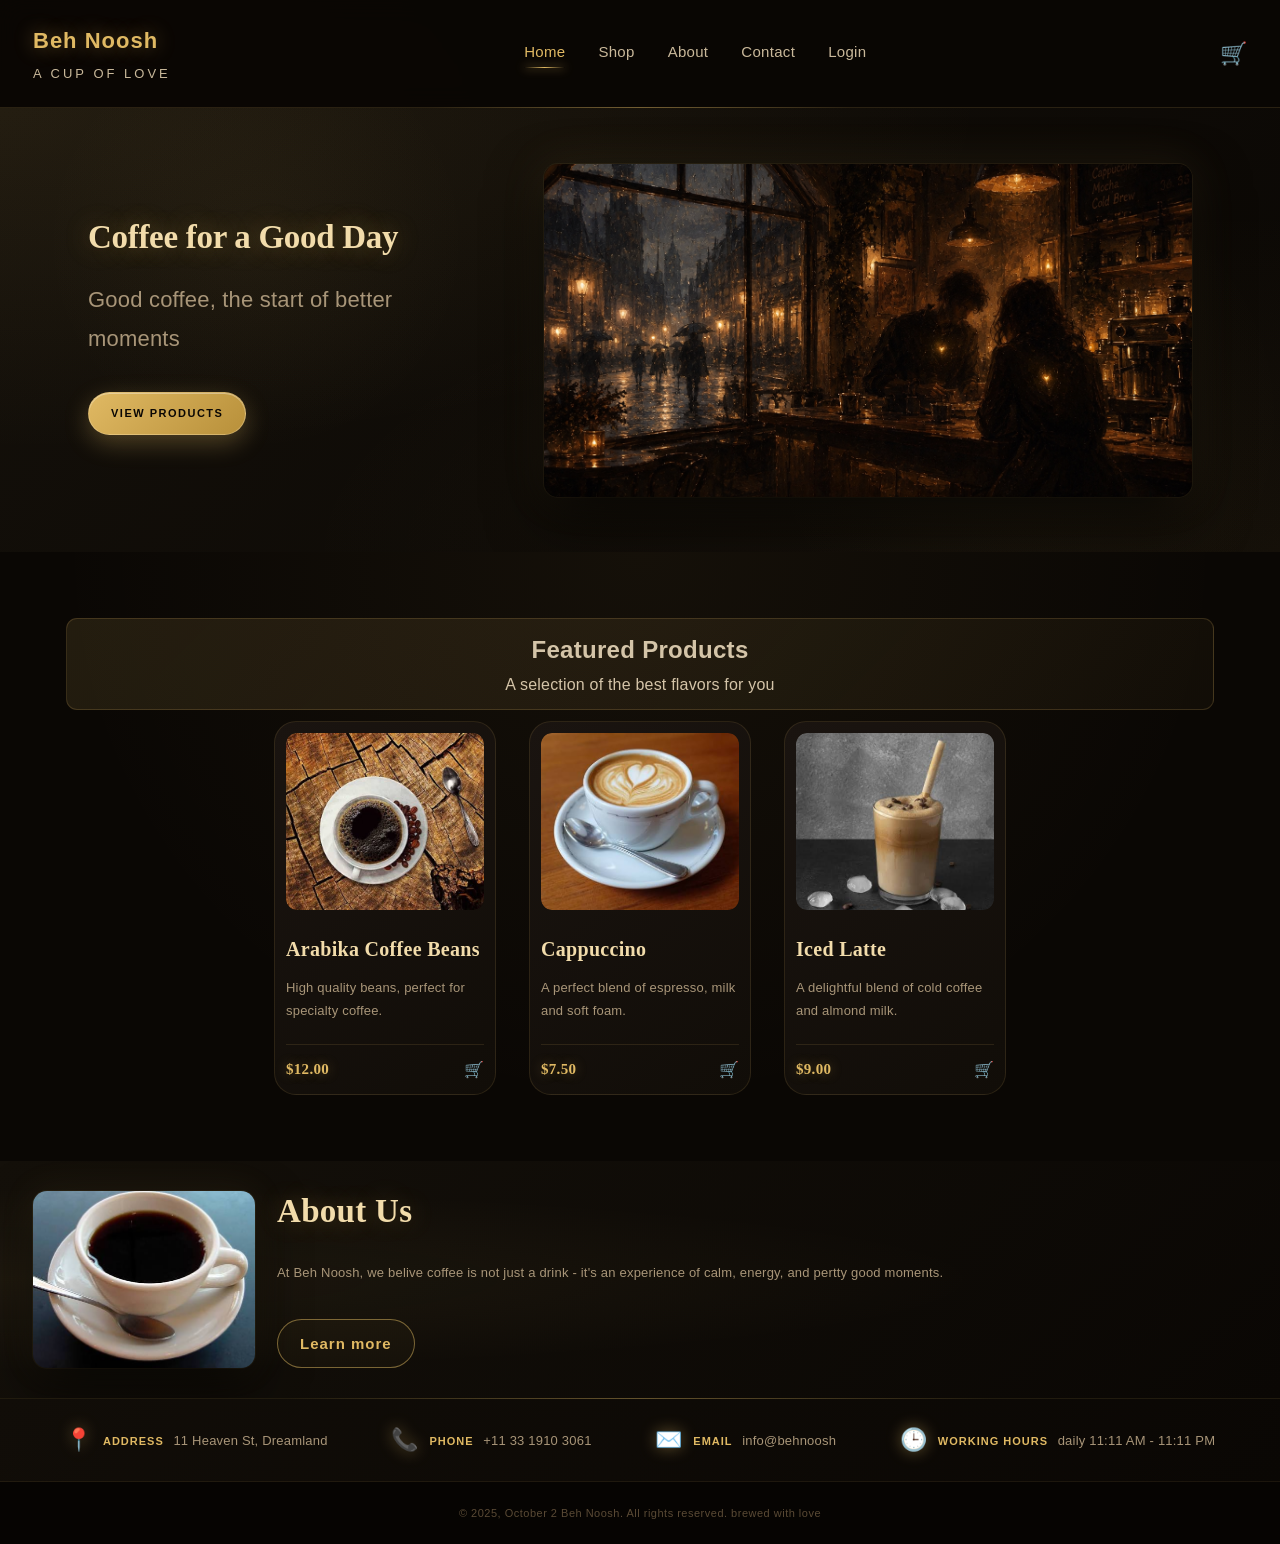
<file: index.html>
<!DOCTYPE html>
<html lang="en">

<head>
    <meta charset="UTF-8">
    <meta name="viewport" content="width=device-width, initial-scale=1.0">
    <title>Beh Noosh | A Cup of Love</title>
    <link rel="stylesheet" href="style.css">
</head>


<body>



    <audio id="bgMusic" loop>
        <source src="music.mp3" type="audio/mpeg">
    </audio>

    <script>
        const music = document.getElementById('bgMusic');
        music.volume = 0.3;

        const savedTime = sessionStorage.getItem('musicTime');
        const wasPlaying = sessionStorage.getItem('musicPlaying');

        if (savedTime) {
            music.currentTime = parseFloat(savedTime);
        }

        function tryPlay() {
            music.play().catch(function (err) {
                console.log('خطا:', err);
            });
        }

        window.addEventListener('load', function () {
            if (wasPlaying !== 'false') {
                tryPlay();
            }
        });

        document.addEventListener('click', function () {
            if (music.paused) tryPlay();
        });

        setInterval(function () {
            sessionStorage.setItem('musicTime', music.currentTime);
            sessionStorage.setItem('musicPlaying', !music.paused);
        }, 100);
    </script>

    <header class="header">
        <div class="logo">
            <span class="lm">Beh Noosh</span>
            <span class="ls">A Cup of Love</span>
        </div>

        <nav class="nav">
            <a href="index.html" class="active">Home</a>
            <a href="shop.html">Shop</a>
            <a href="about.html">About</a>
            <a href="contact.html">Contact</a>
            <a href="login.html">Login</a>
        </nav>

        <div class="header-icons">
            <a href="cart.html" class="icon">🛒</a>
        </div>
    </header>

    <main>

        <section class="main">
            <div class="mt">
                <h1>Coffee for a Good Day</h1>
                <p>Good coffee, the start of better moments</p>
                <a href="shop.html" class="btn">View Products</a>
            </div>
            <div class="mi">
                <img src="love.jpg" alt="love">
            </div>
        </section>

    </main>

    <section class="products">

        <div class="st">
            <h2>Featured Products</h2>
            <p>A selection of the best flavors for you</p>
        </div>

        <div class="pg">

            <div class="pc">
                <div class="pi">
                    <img src="arabikaC.jpg" alt="Aarabika Coffee">
                </div>
                <h3>Arabika Coffee Beans</h3>
                <p>High quality beans, perfect for specialty coffee.</p>
                <div class="pf">
                    <span class="price">$12.00</span>
                    <span class="crat">🛒</span>
                </div>
            </div>
            <div class="pc">
                <div class="pi">
                    <img src="cap.jpg" alt="Cappuccino">
                </div>
                <h3>Cappuccino</h3>
                <p>A perfect blend of espresso, milk and soft foam.</p>
                <div class="pf">
                    <span class="price">$7.50</span>
                    <span class="crat">🛒</span>
                </div>
            </div>
            <div class="pc">
                <div class="pi">
                    <img src="ice.jpg" alt="Iced Latte">
                </div>
                <h3>Iced Latte</h3>
                <p>A delightful blend of cold coffee and almond milk.</p>
                <div class="pf">
                    <span class="price">$9.00</span>
                    <span class="crat">🛒</span>
                </div>
            </div>

        </div>
    </section>

    <section class="about">

        <div class="ai">
            <img src="about.jpg" alt="Coffee shop ">
        </div>

        <div class="at">
            <h2>About Us</h2>
            <p>At Beh Noosh, we belive coffee is not just a drink - it's an experience of calm, energy, and pertty good
                moments.</p>
            <a href="about.html" class="bo">Learn more</a>
        </div>

    </section>

    <footer class="footer">

        <div class="f-info">

            <div class="f-item">
                <span class="f-icon">📍</span>
                <div>


                    <strong>Address</strong>
                    <p>11 Heaven St, Dreamland</p>
                </div>
            </div>
            <div class="f-item">
                <span class="f-icon">📞</span>
                <div>
                    <strong>Phone</strong>
                    <p>+11 33 1910 3061</p>
                </div>
            </div>

            <div class="f-item">
                <span class="f-icon">✉️</span>
                <div>
                    <strong>Email</strong>
                    <p>info@behnoosh</p>
                </div>
            </div>

            <div class="f-item">
                <span class="f-icon">🕒</span>

                <div>
                    <strong>Working Hours</strong>
                    <p>daily 11:11 AM - 11:11 PM</p>
                </div>
            </div>
        </div>

        <div class="f-bottom">
            <p>© 2025, October 2 Beh Noosh. All rights reserved. brewed with love</p>
        </div>


    </footer>



</body>

</html>
</file>
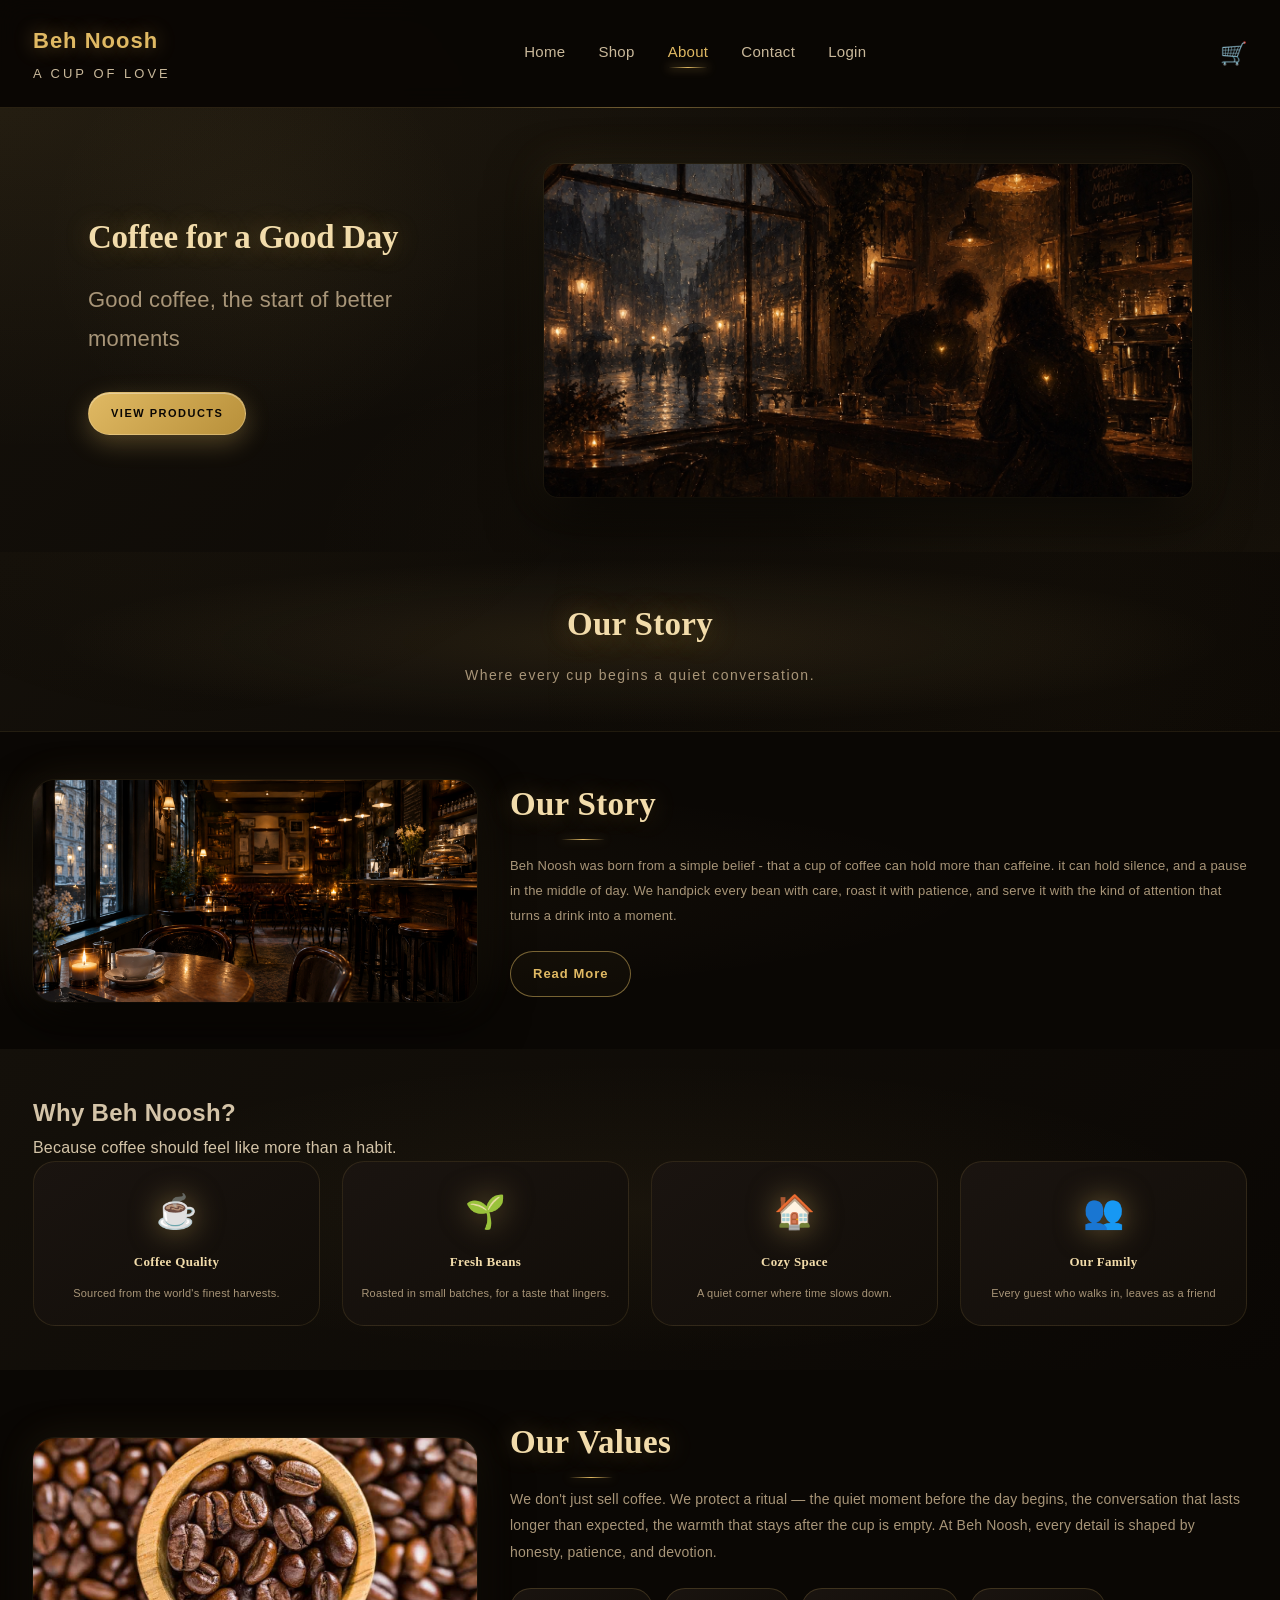
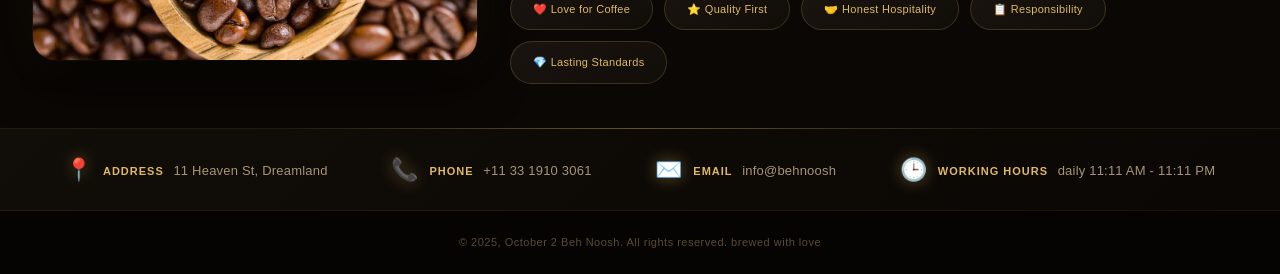
<file: about.html>
<!DOCTYPE html>
<html lang="en">

<head>
    <meta charset="UTF-8">
    <meta name="viewport" content="width=device-width, initial-scale=1.0">
    <title>Beh Noosh | A Cup of Love</title>
    <link rel="stylesheet" href="style.css">
</head>


<body>



    <audio id="bgMusic" loop>
        <source src="music.mp3" type="audio/mpeg">
    </audio>

    <script>
        const music = document.getElementById('bgMusic');
        music.volume = 0.3;

        const savedTime = sessionStorage.getItem('musicTime');
        const wasPlaying = sessionStorage.getItem('musicPlaying');

        if (savedTime) {
            music.currentTime = parseFloat(savedTime);
        }

        function tryPlay() {
            music.play().catch(function (err) {
                console.log('خطا:', err);
            });
        }

        window.addEventListener('load', function () {
            if (wasPlaying !== 'false') {
                tryPlay();
            }
        });

        document.addEventListener('click', function () {
            if (music.paused) tryPlay();
        });

        setInterval(function () {
            sessionStorage.setItem('musicTime', music.currentTime);
            sessionStorage.setItem('musicPlaying', !music.paused);
        }, 100);
    </script>

    <header class="header">
        <div class="logo">
            <span class="lm">Beh Noosh</span>
            <span class="ls">A Cup of Love</span>
        </div>

        <nav class="nav">
            <a href="index.html">Home</a>
            <a href="shop.html">Shop</a>
            <a href="about.html" class="active">About</a>
            <a href="contact.html">Contact</a>
            <a href="login.html">Login</a>
        </nav>

        <div class="header-icons">
            <a href="cart.html" class="icon">🛒</a>
        </div>
    </header>

    <main>

        <section class="main">
            <div class="mt">
                <h1>Coffee for a Good Day</h1>
                <p>Good coffee, the start of better moments</p>
                <a href="shop.html" class="btn">View Products</a>
            </div>
            <div class="mi">
                <img src="love.jpg" alt="love">
            </div>
        </section>

    </main>

    <section class="about-banner">
        <h1>Our Story</h1>
        <p>Where every cup begins a quiet conversation.</p>
    </section>

    <section class="story">

        <div class="story-image">
            <img src="coffeeshop.jpg" alt="Coffee Shop">
        </div>

        <div class="story-text">
            <h2>Our Story</h2>
            <p>Beh Noosh was born from a simple belief - that a cup of coffee can hold more than caffeine. it can hold
                silence, and a pause in the middle of day. We handpick every bean with care, roast it with patience, and
                serve it with the kind of attention that turns a drink into a moment.
            </p>
            <a href="#" class="btn-outline">Read More</a>
        </div>

    </section>

    <section class="features">

        <div class="feature-title">
            <h2>Why Beh Noosh?</h2>
            <p>Because coffee should feel like more than a habit.</p>
        </div>

        <div class="feature-grid">

            <div class="feature-card">
                <div class="feature-icon">☕</div>
                <h3>Coffee Quality</h3>
                <p>Sourced from the world's finest harvests.</p>
            </div>

            <div class="feature-card">
                <div class="feature-icon">🌱</div>
                <h3>Fresh Beans</h3>
                <p>Roasted in small batches, for a taste that lingers.</p>
            </div>

            <div class="feature-card">
                <div class="feature-icon">🏠</div>
                <h3>Cozy Space</h3>
                <p>A quiet corner where time slows down.</p>
            </div>

            <div class="feature-card">
                <div class="feature-icon">👥</div>
                <h3>Our Family</h3>
                <p>Every guest who walks in, leaves as a friend</p>
            </div>

        </div>

    </section>

    <section class="values">

        <div class="values-image">
            <img src="coffeebeans.jpg" alt="Coffee beans">
        </div>

        <div class="values-text">
            <h2>Our Values</h2>
            <p>We don't just sell coffee. We protect a ritual — the quiet moment before the day begins, the conversation
                that lasts longer than expected, the warmth that stays after the cup is empty. At Beh Noosh, every
                detail is shaped by honesty, patience, and devotion.</p>

            <div class="values-list">
                <span>❤️ Love for Coffee</span>
                <span>⭐ Quality First</span>
                <span>🤝 Honest Hospitality</span>
                <span>📋 Responsibility</span>
                <span>💎 Lasting Standards</span>
            </div>
        </div>

    </section>

    <footer class="footer">

        <div class="f-info">

            <div class="f-item">
                <span class="f-icon">📍</span>
                <div>


                    <strong>Address</strong>
                    <p>11 Heaven St, Dreamland</p>
                </div>
            </div>
            <div class="f-item">
                <span class="f-icon">📞</span>
                <div>
                    <strong>Phone</strong>
                    <p>+11 33 1910 3061</p>
                </div>
            </div>

            <div class="f-item">
                <span class="f-icon">✉️</span>
                <div>
                    <strong>Email</strong>
                    <p>info@behnoosh</p>
                </div>
            </div>

            <div class="f-item">
                <span class="f-icon">🕒</span>

                <div>
                    <strong>Working Hours</strong>
                    <p>daily 11:11 AM - 11:11 PM</p>
                </div>
            </div>
        </div>

        <div class="f-bottom">
            <p>© 2025, October 2 Beh Noosh. All rights reserved. brewed with love</p>
        </div>


    </footer>



</body>

</html>
</file>
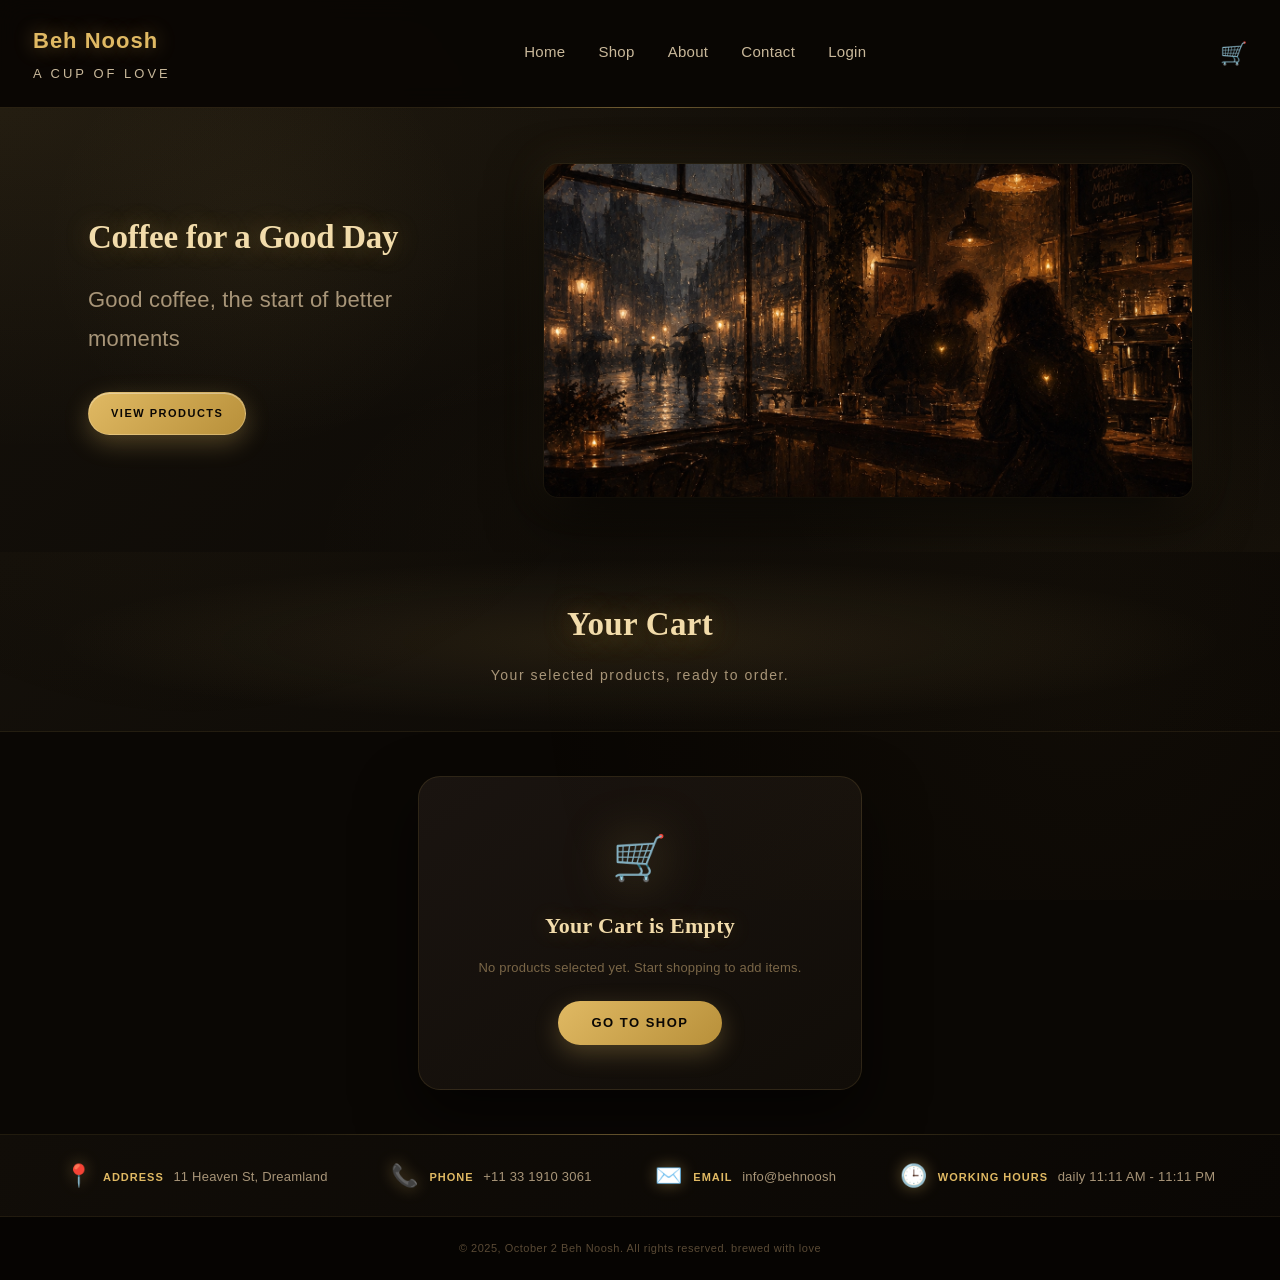
<file: cart.html>
<!DOCTYPE html>
<html lang="en">

<head>
    <meta charset="UTF-8">
    <meta name="viewport" content="width=device-width, initial-scale=1.0">
    <title>Beh Noosh | A Cup of Love</title>
    <link rel="stylesheet" href="style.css">
</head>


<body>



    <audio id="bgMusic" loop>
        <source src="music.mp3" type="audio/mpeg">
    </audio>

    <script>
        const music = document.getElementById('bgMusic');
        music.volume = 0.3;

        const savedTime = sessionStorage.getItem('musicTime');
        const wasPlaying = sessionStorage.getItem('musicPlaying');

        if (savedTime) {
            music.currentTime = parseFloat(savedTime);
        }

        function tryPlay() {
            music.play().catch(function (err) {
                console.log('خطا:', err);
            });
        }

        window.addEventListener('load', function () {
            if (wasPlaying !== 'false') {
                tryPlay();
            }
        });

        document.addEventListener('click', function () {
            if (music.paused) tryPlay();
        });

        setInterval(function () {
            sessionStorage.setItem('musicTime', music.currentTime);
            sessionStorage.setItem('musicPlaying', !music.paused);
        }, 100);
    </script>
    <header class="header">
        <div class="logo">
            <span class="lm">Beh Noosh</span>
            <span class="ls">A Cup of Love</span>
        </div>

        <nav class="nav">
            <a href="index.html">Home</a>
            <a href="shop.html">Shop</a>
            <a href="about.html">About</a>
            <a href="contact.html">Contact</a>
            <a href="login.html">Login</a>
        </nav>

        <div class="header-icons">
            <a href="cart.html" class="icon">🛒</a>
        </div>
    </header>

    <main>

        <section class="main">
            <div class="mt">
                <h1>Coffee for a Good Day</h1>
                <p>Good coffee, the start of better moments</p>
                <a href="shop.html" class="btn">View Products</a>
            </div>
            <div class="mi">
                 <img src="love.jpg" alt="love">
            </div>
        </section>

    </main>



    <section class="cart-banner">
        <h1>Your Cart</h1>
        <p>Your selected products, ready to order.</p>
    </section>

    <section class="cart-content">

        <div class="cart-box">

            <div class="cart-icon">🛒</div>

            <h2>Your Cart is Empty</h2>
            <p>No products selected yet. Start shopping to add items.</p>

            <a href="shop.html" class="cart-btn">Go to Shop </a>

        </div>

    </section>


    <footer class="footer">

        <div class="f-info">

            <div class="f-item">
                <span class="f-icon">📍</span>
                <div>


                    <strong>Address</strong>
                    <p>11 Heaven St, Dreamland</p>
                </div>
            </div>
            <div class="f-item">
                <span class="f-icon">📞</span>
                <div>
                    <strong>Phone</strong>
                    <p>+11 33 1910 3061</p>
                </div>
            </div>

            <div class="f-item">
                <span class="f-icon">✉️</span>
                <div>
                    <strong>Email</strong>
                    <p>info@behnoosh</p>
                </div>
            </div>

            <div class="f-item">
                <span class="f-icon">🕒</span>

                <div>
                    <strong>Working Hours</strong>
                    <p>daily 11:11 AM - 11:11 PM</p>
                </div>
            </div>
        </div>

        <div class="f-bottom">
            <p>© 2025, October 2 Beh Noosh. All rights reserved. brewed with love</p>
        </div>


    </footer>



</body>

</html>
</file>
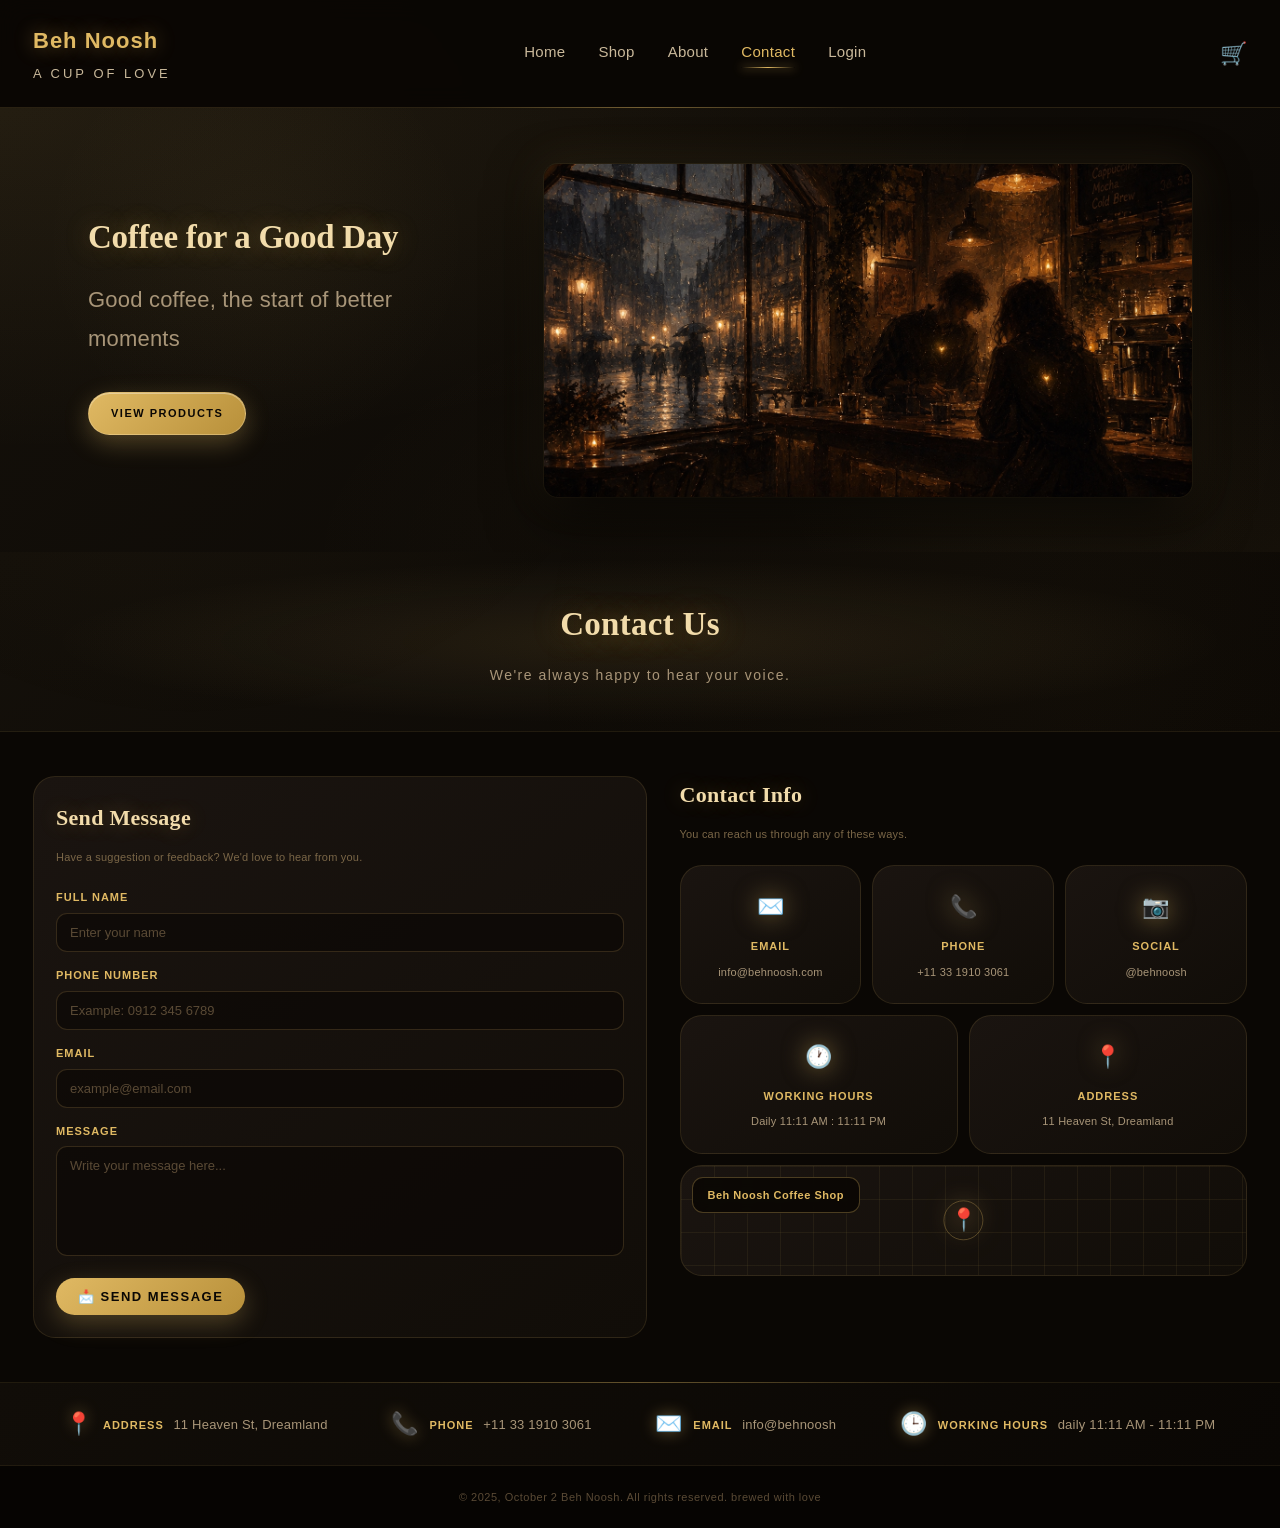
<file: contact.html>
<!DOCTYPE html>
<html lang="en">

<head>
    <meta charset="UTF-8">
    <meta name="viewport" content="width=device-width, initial-scale=1.0">
    <title>Beh Noosh | A Cup of Love</title>
    <link rel="stylesheet" href="style.css">
</head>


<body>



    <audio id="bgMusic" loop>
        <source src="music.mp3" type="audio/mpeg">
    </audio>

    <script>
        const music = document.getElementById('bgMusic');
        music.volume = 0.3;

        const savedTime = sessionStorage.getItem('musicTime');
        const wasPlaying = sessionStorage.getItem('musicPlaying');

        if (savedTime) {
            music.currentTime = parseFloat(savedTime);
        }

        function tryPlay() {
            music.play().catch(function (err) {
                console.log('خطا:', err);
            });
        }

        window.addEventListener('load', function () {
            if (wasPlaying !== 'false') {
                tryPlay();
            }
        });

        document.addEventListener('click', function () {
            if (music.paused) tryPlay();
        });

        setInterval(function () {
            sessionStorage.setItem('musicTime', music.currentTime);
            sessionStorage.setItem('musicPlaying', !music.paused);
        }, 100);
    </script>

    <header class="header">
        <div class="logo">
            <span class="lm">Beh Noosh</span>
            <span class="ls">A Cup of Love</span>
        </div>

        <nav class="nav">
            <a href="index.html">Home</a>
            <a href="shop.html">Shop</a>
            <a href="about.html">About</a>
            <a href="contact.html" class="active">Contact</a>
            <a href="login.html">Login</a>
        </nav>

        <div class="header-icons">
            <a href="cart.html" class="icon">🛒</a>
        </div>
    </header>

    <main>

        <section class="main">
            <div class="mt">
                <h1>Coffee for a Good Day</h1>
                <p>Good coffee, the start of better moments</p>
                <a href="shop.html" class="btn">View Products</a>
            </div>
            <div class="mi">
                <img src="love.jpg" alt="love">
            </div>
        </section>

    </main>

    <section class="contact-banner">
        <h1>Contact Us</h1>
        <p>We're always happy to hear your voice.</p>
    </section>

    <section class="contact-content">

        <div class="contact-form">

            <h2>Send Message</h2>
            <p>Have a suggestion or feedback? We'd love to hear from you.</p>

            <label>Full Name</label>
            <input type="text" placeholder="Enter your name">

            <label>Phone Number</label>
            <input type="text" placeholder="Example: 0912 345 6789">

            <label>Email</label>
            <input type="email" placeholder="example@email.com">

            <label>Message</label>
            <textarea placeholder="Write your message here..."></textarea>

            <button class="send-btn">📩 Send Message</button>

        </div>

        <div class="contact-info">

            <h2>Contact Info</h2>
            <p>You can reach us through any of these ways.</p>

            <div class="info-row">
                <div class="info-card">
                    <span class="info-icon">✉️</span>
                    <h4>Email</h4>
                    <p>info@behnoosh.com</p>
                </div>
                <div class="info-card">
                    <span class="info-icon">📞</span>
                    <h4>Phone</h4>
                    <p>+11 33 1910 3061</p>
                </div>
                <div class="info-card">
                    <span class="info-icon">📷</span>
                    <h4>Social</h4>
                    <p>@behnoosh</p>
                </div>
            </div>

            <div class="info-row">
                <div class="info-card">
                    <span class="info-icon">🕐</span>
                    <h4>Working Hours</h4>
                    <p>Daily 11:11 AM : 11:11 PM</p>
                </div>
                <div class="info-card">
                    <span class="info-icon">📍</span>
                    <h4>Address</h4>
                    <p>11 Heaven St, Dreamland</p>
                </div>
            </div>

            <div class="map">
                <div class="map-pin">📍</div>
                <span class="map-label">Beh Noosh Coffee Shop</span>
            </div>

        </div>

    </section>


    <footer class="footer">

        <div class="f-info">

            <div class="f-item">
                <span class="f-icon">📍</span>
                <div>


                    <strong>Address</strong>
                    <p>11 Heaven St, Dreamland</p>
                </div>
            </div>
            <div class="f-item">
                <span class="f-icon">📞</span>
                <div>
                    <strong>Phone</strong>
                    <p>+11 33 1910 3061</p>
                </div>
            </div>

            <div class="f-item">
                <span class="f-icon">✉️</span>
                <div>
                    <strong>Email</strong>
                    <p>info@behnoosh</p>
                </div>
            </div>

            <div class="f-item">
                <span class="f-icon">🕒</span>

                <div>
                    <strong>Working Hours</strong>
                    <p>daily 11:11 AM - 11:11 PM</p>
                </div>
            </div>
        </div>

        <div class="f-bottom">
            <p>© 2025, October 2 Beh Noosh. All rights reserved. brewed with love</p>
        </div>


    </footer>



</body>

</html>
</file>
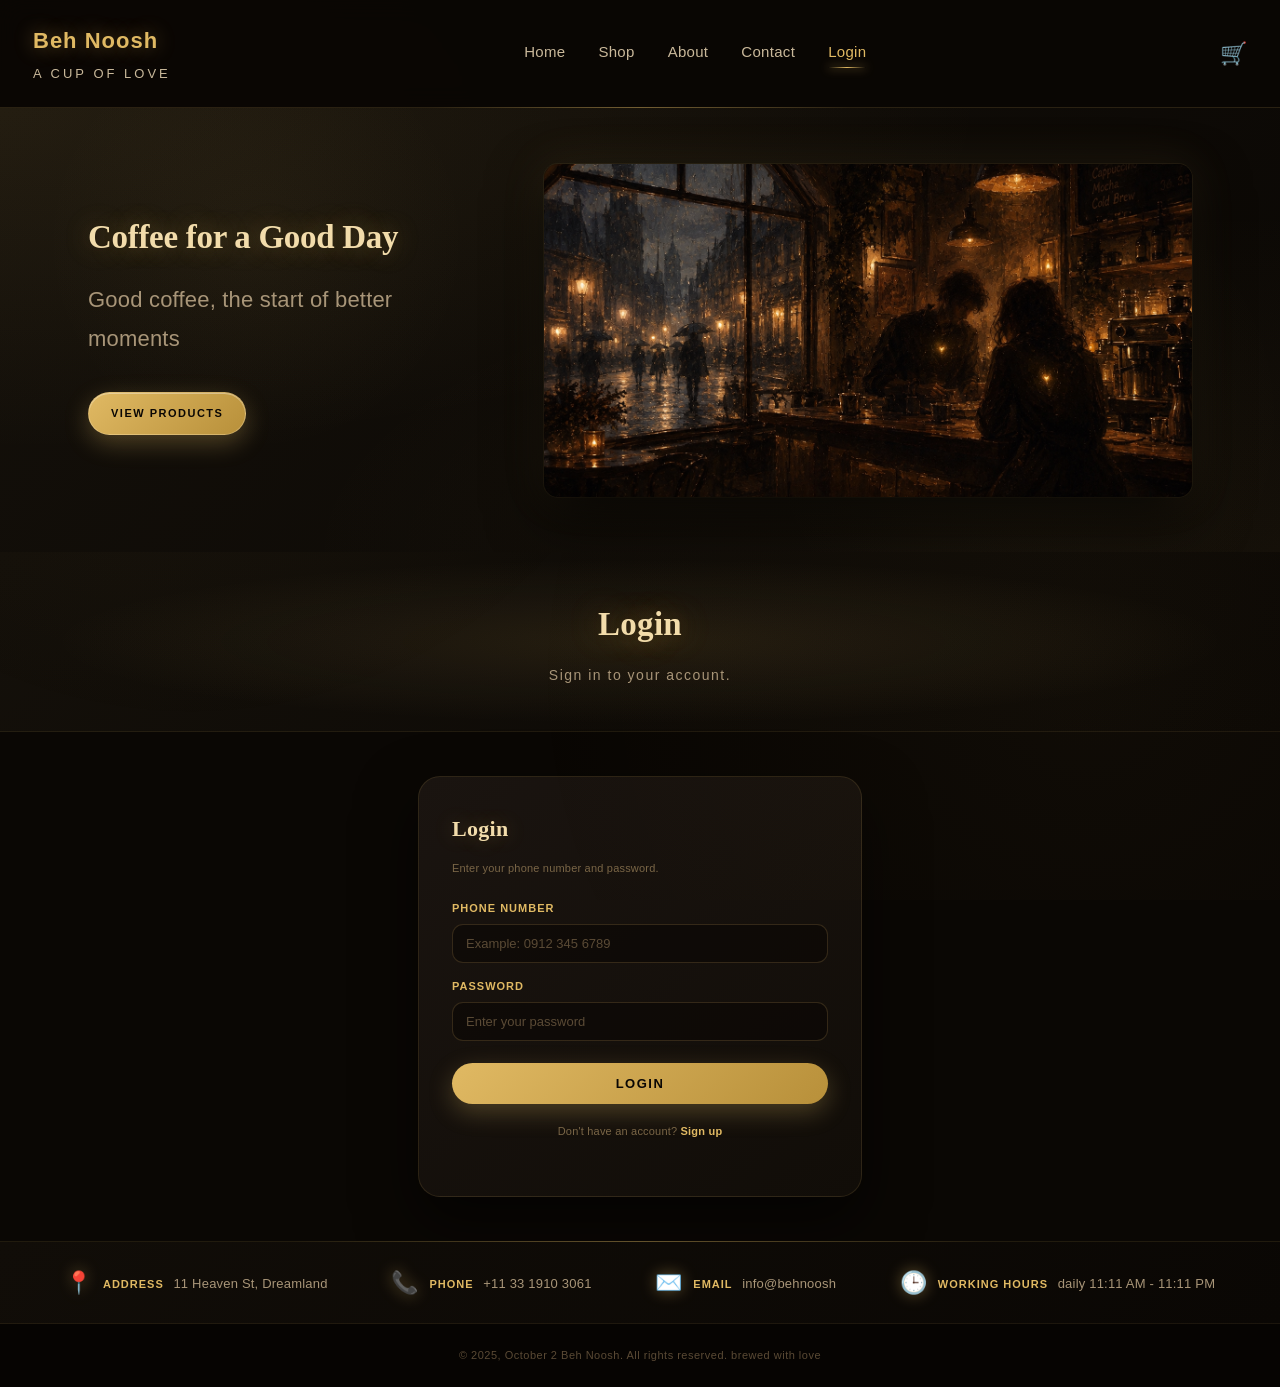
<file: login.html>
<!DOCTYPE html>
<html lang="en">

<head>
    <meta charset="UTF-8">
    <meta name="viewport" content="width=device-width, initial-scale=1.0">
    <title>Beh Noosh | A Cup of Love</title>
    <link rel="stylesheet" href="style.css">
</head>


<body>



    <audio id="bgMusic" loop>
        <source src="music.mp3" type="audio/mpeg">
    </audio>

    <script>
        const music = document.getElementById('bgMusic');
        music.volume = 0.3;

        const savedTime = sessionStorage.getItem('musicTime');
        const wasPlaying = sessionStorage.getItem('musicPlaying');

        if (savedTime) {
            music.currentTime = parseFloat(savedTime);
        }

        function tryPlay() {
            music.play().catch(function (err) {
                console.log('خطا:', err);
            });
        }

        window.addEventListener('load', function () {
            if (wasPlaying !== 'false') {
                tryPlay();
            }
        });

        document.addEventListener('click', function () {
            if (music.paused) tryPlay();
        });

        setInterval(function () {
            sessionStorage.setItem('musicTime', music.currentTime);
            sessionStorage.setItem('musicPlaying', !music.paused);
        }, 100);
    </script>

    <header class="header">
        <div class="logo">
            <span class="lm">Beh Noosh</span>
            <span class="ls">A Cup of Love</span>
        </div>

        <nav class="nav">
            <a href="index.html">Home</a>
            <a href="shop.html">Shop</a>
            <a href="about.html">About</a>
            <a href="contact.html">Contact</a>
            <a href="login.html" class="active">Login</a>
        </nav>

        <div class="header-icons">
            <a href="cart.html" class="icon">🛒</a>
        </div>
    </header>

    <main>

        <section class="main">
            <div class="mt">
                <h1>Coffee for a Good Day</h1>
                <p>Good coffee, the start of better moments</p>
                <a href="shop.html" class="btn">View Products</a>
            </div>
            <div class="mi">
                <img src="love.jpg" alt="love">
            </div>
        </section>

    </main>


    <section class="login-banner">
        <h1>Login</h1>
        <p>Sign in to your account.</p>
    </section>

    <section class="login-content">

        <div class="login-box">

            <h2>Login</h2>
            <p>Enter your phone number and password.</p>

            <label>Phone Number</label>
            <input type="text" placeholder="Example: 0912 345 6789">

            <label>Password</label>
            <input type="password" placeholder="Enter your password">

            <button class="login-btn">Login</button>

            <p class="login-bottom">Don't have an account? <a href="#">Sign up</a></p>

        </div>

    </section>

    <footer class="footer">

        <div class="f-info">

            <div class="f-item">
                <span class="f-icon">📍</span>
                <div>


                    <strong>Address</strong>
                    <p>11 Heaven St, Dreamland</p>
                </div>
            </div>
            <div class="f-item">
                <span class="f-icon">📞</span>
                <div>
                    <strong>Phone</strong>
                    <p>+11 33 1910 3061</p>
                </div>
            </div>

            <div class="f-item">
                <span class="f-icon">✉️</span>
                <div>
                    <strong>Email</strong>
                    <p>info@behnoosh</p>
                </div>
            </div>

            <div class="f-item">
                <span class="f-icon">🕒</span>

                <div>
                    <strong>Working Hours</strong>
                    <p>daily 11:11 AM - 11:11 PM</p>
                </div>
            </div>
        </div>

        <div class="f-bottom">
            <p>© 2025, October 2 Beh Noosh. All rights reserved. brewed with love</p>
        </div>


    </footer>



</body>

</html>
</file>
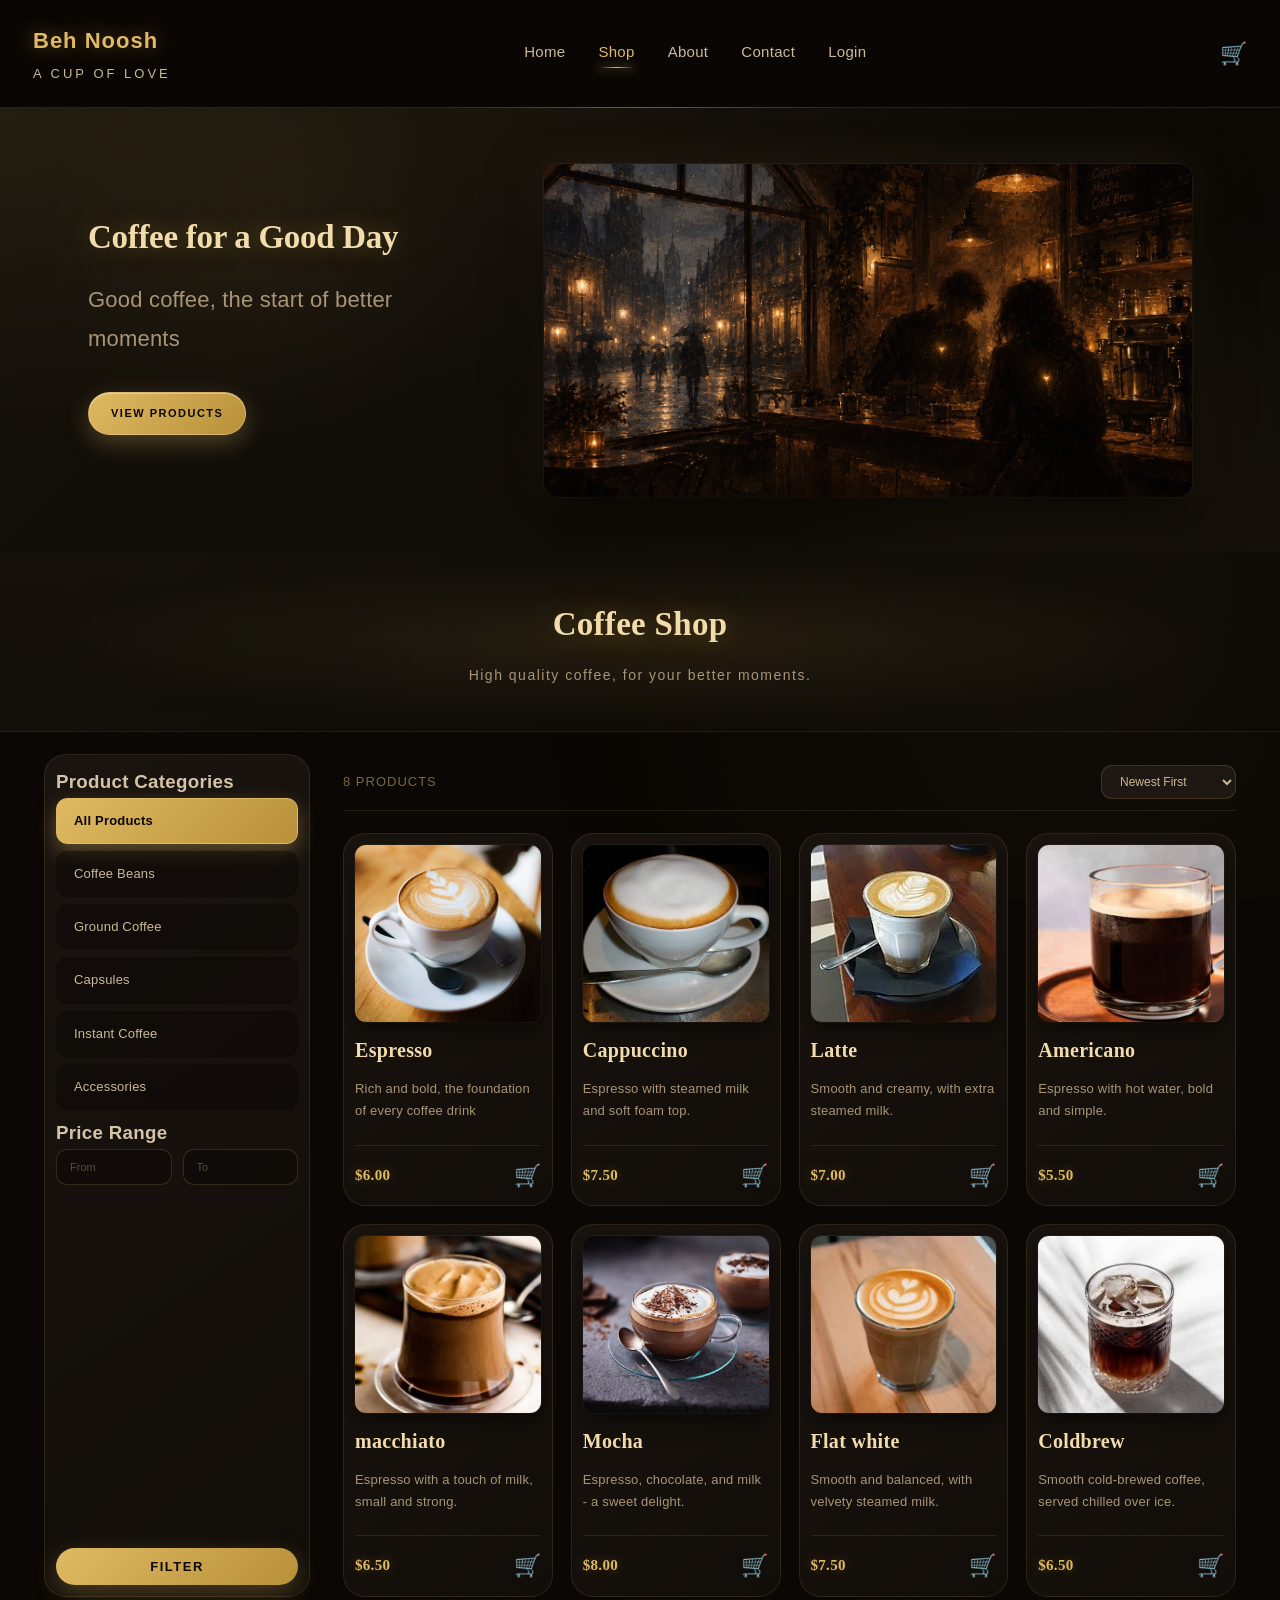
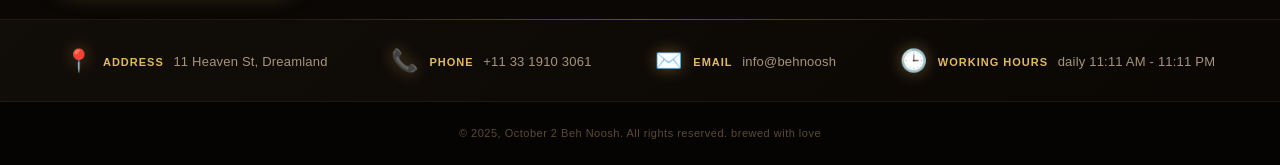
<file: shop.html>
<!DOCTYPE html>
<html lang="en">

<head>
    <meta charset="UTF-8">
    <meta name="viewport" content="width=device-width, initial-scale=1.0">
    <title>Beh Noosh | A Cup of Love</title>
    <link rel="stylesheet" href="style.css">
</head>


<body>



    <audio id="bgMusic" loop>
        <source src="music.mp3" type="audio/mpeg">
    </audio>

    <script>
        const music = document.getElementById('bgMusic');
        music.volume = 0.3;

        const savedTime = sessionStorage.getItem('musicTime');
        const wasPlaying = sessionStorage.getItem('musicPlaying');

        if (savedTime) {
            music.currentTime = parseFloat(savedTime);
        }

        function tryPlay() {
            music.play().catch(function (err) {
                console.log('خطا:', err);
            });
        }

        window.addEventListener('load', function () {
            if (wasPlaying !== 'false') {
                tryPlay();
            }
        });

        document.addEventListener('click', function () {
            if (music.paused) tryPlay();
        });

        setInterval(function () {
            sessionStorage.setItem('musicTime', music.currentTime);
            sessionStorage.setItem('musicPlaying', !music.paused);
        }, 100);
    </script>


    <header class="header">
        <div class="logo">
            <span class="lm">Beh Noosh</span>
            <span class="ls">A Cup of Love</span>
        </div>

        <nav class="nav">
            <a href="index.html">Home</a>
            <a href="shop.html" class="active">Shop</a>
            <a href="about.html">About</a>
            <a href="contact.html">Contact</a>
            <a href="login.html">Login</a>
        </nav>

        <div class="header-icons">
            <a href="cart.html" class="icon">🛒</a>
        </div>
    </header>

    <main>

        <section class="main">
            <div class="mt">
                <h1>Coffee for a Good Day</h1>
                <p>Good coffee, the start of better moments</p>
                <a href="shop.html" class="btn">View Products</a>
            </div>
            <div class="mi">
                 <img src="love.jpg" alt="love">
            </div>
        </section>

    </main>

    <section class="shop-banner">
        <h1>Coffee Shop</h1>
        <p>High quality coffee, for your better moments.</p>
    </section>

    <section class="shop-contant">
        <aside class="sidebar">

            <div class="stt">
                <h3>Product Categories</h3>
            </div>

            <div class="si active">All Products</div>
            <div class="si">Coffee Beans</div>
            <div class="si">Ground Coffee</div>
            <div class="si">Capsules</div>
            <div class="si">Instant Coffee</div>
            <div class="si">Accessories</div>



            <div class="stt">
                <h3>Price Range</h3>
            </div>

            <div class="pr">
                <input type="ّtext" placeholder="From">
                <input type="text" placeholder="To">
            </div>

            <button class="fb">Filter</button>

        </aside>

        <div class="shop-products">

            <div class="shop-toolbar">
                <span>8 Products</span>
                <select>
                    <option>Newest First</option>
                    <option>Cheapest</option>
                    <option>Most Expensive</option>
                </select>
            </div>

            <div class="shop-grid">

                <div class="sc">
                    <div class="sim">
                        <img src="espresso.jpg" alt="Espresso">
                    </div>

                    <h3>Espresso</h3>
                    <p>Rich and bold, the foundation of every coffee drink</p>
                    <div class="sf">
                        <span class="price">$6.00</span>
                        <span class="cart">🛒</span>
                    </div>

                </div>

                <div class="sc">
                    <div class="sim">
                        <img src="cappuccino.jpg" alt="Cappuccino">
                    </div>

                    <h3>Cappuccino</h3>
                    <p>Espresso with steamed milk and soft foam top.</p>
                    <div class="sf">
                        <span class="price">$7.50</span>
                        <span class="cart">🛒</span>
                    </div>

                </div>

                <div class="sc">
                    <div class="sim">
                        <img src="latte.jpg" alt="Latte">
                    </div>

                    <h3>Latte</h3>
                    <p>Smooth and creamy, with extra steamed milk.</p>
                    <div class="sf">
                        <span class="price">$7.00</span>
                        <span class="cart">🛒</span>
                    </div>

                </div>

                <div class="sc">
                    <div class="sim">
                        <img src="americano.jpg" alt="Americano">
                    </div>

                    <h3>Americano</h3>
                    <p>Espresso with hot water, bold and simple.</p>
                    <div class="sf">
                        <span class="price">$5.50</span>
                        <span class="cart">🛒</span>
                    </div>

                </div>

                <div class="sc">
                    <div class="sim">
                        <img src="macchiato.jpg" alt="Macchiato">
                    </div>

                    <h3>macchiato</h3>
                    <p>Espresso with a touch of milk, small and strong.</p>
                    <div class="sf">
                        <span class="price">$6.50</span>
                        <span class="cart">🛒</span>
                    </div>

                </div>

                <div class="sc">
                    <div class="sim">
                        <img src="mocha.jpg" alt="Mocha">
                    </div>

                    <h3>Mocha</h3>
                    <p>Espresso, chocolate, and milk - a sweet delight.</p>
                    <div class="sf">
                        <span class="price">$8.00</span>
                        <span class="cart">🛒</span>
                    </div>

                </div>

                <div class="sc">
                    <div class="sim">
                        <img src="flatwhite.jpg" alt="Flat white">
                    </div>

                    <h3>Flat white</h3>
                    <p>Smooth and balanced, with velvety steamed milk.</p>
                    <div class="sf">
                        <span class="price">$7.50</span>
                        <span class="cart">🛒</span>
                    </div>

                </div>

                <div class="sc">
                    <div class="sim">
                        <img src="coldbrew.jpg" alt="Coldbrew">
                    </div>

                    <h3>Coldbrew</h3>
                    <p>Smooth cold-brewed coffee, served chilled over ice.</p>
                    <div class="sf">
                        <span class="price">$6.50</span>
                        <span class="cart">🛒</span>
                    </div>

                </div>

            </div>

        </div>

    </section>

    <footer class="footer">

        <div class="f-info">

            <div class="f-item">
                <span class="f-icon">📍</span>
                <div>


                    <strong>Address</strong>
                    <p>11 Heaven St, Dreamland</p>
                </div>
            </div>
            <div class="f-item">
                <span class="f-icon">📞</span>
                <div>
                    <strong>Phone</strong>
                    <p>+11 33 1910 3061</p>
                </div>
            </div>

            <div class="f-item">
                <span class="f-icon">✉️</span>
                <div>
                    <strong>Email</strong>
                    <p>info@behnoosh</p>
                </div>
            </div>

            <div class="f-item">
                <span class="f-icon">🕒</span>

                <div>
                    <strong>Working Hours</strong>
                    <p>daily 11:11 AM - 11:11 PM</p>
                </div>
            </div>
        </div>

        <div class="f-bottom">
            <p>© 2025, October 2 Beh Noosh. All rights reserved. brewed with love</p>
        </div>


    </footer>



</body>

</html>
</file>
<file: style.css>
:root {
--bg-main: #0a0704;
--bg-deep: #060402;
--bg-mid: #110d08;
--bg-card: #1a1410;
--gold: #e0b963;
--gold-light: #f2dcab;
--gold-dark: #b8903a;
--cream: #d4c4a8;
--text-soft: #a89578;
--text-muted: #7a6647;
--text-dim: #5a4a35;
--border-gold: rgba(224, 185, 99, 0.12);
--border-gold-strong: rgba(224, 185, 99, 0.4);
--glow-gold: rgba(224, 185, 99, 0.35);
--glow-gold-soft: rgba(224, 185, 99, 0.14);
--glow-gold-strong: rgba(224, 185, 99, 0.6);
--font-main: 'Poppins', 'Segoe UI', sans-serif;
--font-display: 'Playfair Display', 'Poppins', serif;
--radius-sm: 11px;
--radius-md: 14px;
--radius-lg: 22px;
--radius-pill: 44px;
--radius-xl: 55px;
--transition-smooth: cubic-bezier(0.4, 0, 0.2, 1);
--transition-bounce: cubic-bezier(0.34, 1.2, 0.64, 1);
--shadow-card: 0 20px 50px rgba(0, 0, 0, 0.65);
--shadow-deep: 0 30px 80px rgba(0, 0, 0, 0.7);
--shadow-glow: 0 0 40px rgba(224, 185, 99, 0.14);
}

*,
*::before,
*::after {
margin: 0;
padding: 0;
box-sizing: border-box;
font-family: var(--font-main);
-webkit-font-smoothing: antialiased;
-moz-osx-font-smoothing: grayscale;
}

html {
scroll-behavior: smooth;
}

body {
background: var(--bg-main);
color: var(--cream);
line-height: 1.7;
letter-spacing: 0.2px;
overflow-x: hidden;
position: relative;
animation: fadeInPage 0.8s ease-out;
}

body::before {
content: '';
position: fixed;
inset: 0;
background:
radial-gradient(circle at 15% 25%, rgba(224, 185, 99, 0.04) 0%, transparent 40%),
radial-gradient(circle at 85% 75%, rgba(224, 185, 99, 0.03) 0%, transparent 45%);
pointer-events: none;
z-index: 0;
}

img {
display: block;
max-width: 100%;
user-select: none;
-webkit-user-drag: none;
}

a {
color: inherit;
text-decoration: none;
}

button,
select {
font-family: var(--font-main);
cursor: pointer;
transition: all 0.35s var(--transition-smooth);
}

input,
textarea {
font-family: var(--font-main);
cursor: text;
}

button {
border: none;
background: none;
}

::selection {
background: rgba(224, 185, 99, 0.3);
color: var(--gold-light);
}

::-webkit-scrollbar {
width: 10px;
}

::-webkit-scrollbar-track {
background: var(--bg-main);
}

::-webkit-scrollbar-thumb {
background: linear-gradient(180deg, var(--gold), var(--gold-dark));
border-radius: 10px;
border: 2px solid var(--bg-main);
}

::-webkit-scrollbar-thumb:hover {
background: linear-gradient(180deg, var(--gold-light), var(--gold));
}

header {
display: flex;
justify-content: space-between;
align-items: center;
padding: 22px 33px;
background: rgba(10, 7, 4, 0.92);
border-bottom: 1px solid rgba(224, 185, 99, 0.15);
position: sticky;
top: 0;
z-index: 100;
backdrop-filter: blur(12px);
-webkit-backdrop-filter: blur(12px);
}

header::after {
content: '';
position: absolute;
bottom: -1px;
left: 50%;
transform: translateX(-50%);
width: 33%;
height: 1px;
background: linear-gradient(90deg, transparent, rgba(224, 185, 99, 0.4), transparent);
pointer-events: none;
}

.lm {
font-size: 22px;
font-weight: 700;
color: var(--gold);
letter-spacing: 1px;
text-shadow: 0 0 20px rgba(224, 185, 99, 0.45);
transition: all 0.4s var(--transition-smooth);
animation: heartGlow 4s ease-in-out infinite;
display: inline-block;
position: relative;
}

.lm:hover {
text-shadow: 0 0 30px rgba(224, 185, 99, 0.7);
letter-spacing: 1.5px;
}

.ls {
display: block;
font-size: 13px;
letter-spacing: 3px;
color: #c9b89a;
font-weight: 400;
margin-top: 4px;
text-transform: uppercase;
transition: all 0.4s var(--transition-smooth);
position: relative;
overflow: hidden;
}

.ls::after {
content: '';
position: absolute;
bottom: 0;
left: -100%;
width: 100%;
height: 1px;
background: linear-gradient(90deg, transparent, var(--gold), transparent);
transition: left 0.6s ease;
}

.lm:hover ~ .ls,
header:hover .ls {
color: var(--gold);
text-shadow: 0 0 14px rgba(224, 185, 99, 0.6);
}

.lm:hover ~ .ls::after,
header:hover .ls::after {
left: 0;
}

.nav {
display: flex;
gap: 33px;
align-items: center;
}

.nav a {
text-decoration: none;
color: #c9b89a;
font-size: 15px;
transition: all 0.35s var(--transition-smooth);
position: relative;
letter-spacing: 0.3px;
padding-bottom: 3px;
}

.nav a::before {
content: '';
position: absolute;
bottom: -3px;
left: 50%;
transform: translateX(-50%);
width: 0;
height: 1px;
background: var(--gold);
transition: width 0.3s ease;
}

.nav a:not(.active):hover::before {
width: 60%;
}

.nav a:hover {
color: var(--gold);
text-shadow: 0 0 14px rgba(224, 185, 99, 0.5);
}

.nav a.active {
color: var(--gold);
padding-bottom: 3px;
}

.nav a.active::after {
content: '';
position: absolute;
bottom: 0;
left: 0;
width: 100%;
height: 1px;
background: linear-gradient(90deg, transparent, var(--gold), transparent);
box-shadow: 0 0 10px var(--gold);
}

.header-icons {
display: flex;
align-items: center;
gap: 11px;
}

.header-icons .icon {
font-size: 22px;
text-decoration: none;
color: #c9b89a;
transition: all 0.35s var(--transition-smooth);
display: inline-block;
}

.header-icons .icon:hover {
color: var(--gold);
text-shadow: 0 0 16px rgba(224, 185, 99, 0.8);
transform: scale(1.1);
}

.main {
display: flex;
justify-content: space-between;
align-items: center;
gap: 66px;
padding: 44px 88px;
background:
radial-gradient(ellipse at top left, rgba(224, 185, 99, 0.08) 0%, transparent 55%),
radial-gradient(ellipse at bottom right, rgba(224, 185, 99, 0.05) 0%, transparent 55%),
linear-gradient(135deg, #14100a 0%, var(--bg-main) 100%);
position: relative;
overflow: hidden;
min-height: 444px;
animation: sectionFadeIn 1s ease-out 0.2s backwards;
}

.main::after {
content: '';
position: absolute;
inset: 0;
background-image:
radial-gradient(circle at 20% 30%, rgba(224, 185, 99, 0.04) 0%, transparent 20%),
radial-gradient(circle at 80% 70%, rgba(224, 185, 99, 0.03) 0%, transparent 25%);
pointer-events: none;
z-index: 1;
}

.mt {
position: relative;
z-index: 2;
}

.mt h1 {
font-family: var(--font-display);
font-size: 33px;
color: var(--gold-light);
margin-bottom: 22px;
font-weight: 700;
line-height: 1.2;
letter-spacing: -0.3px;
text-shadow:
0 0 25px rgba(224, 185, 99, 0.35),
0 0 50px rgba(224, 185, 99, 0.12);
animation: breathing 5s ease-in-out infinite;
}

.mt p {
font-size: 22px;
color: var(--text-soft);
margin-bottom: 33px;
line-height: 1.8;
max-width: 400px;
}

.btn {
display: inline-block;
position: relative;
overflow: hidden;
padding: 11px 22px;
background: linear-gradient(135deg, var(--gold) 0%, var(--gold-dark) 100%);
color: var(--bg-main);
text-decoration: none;
border-radius: var(--radius-pill);
font-size: 11px;
font-weight: 700;
letter-spacing: 1.5px;
text-transform: uppercase;
transition: all 0.4s var(--transition-smooth);
box-shadow:
0 8px 24px rgba(224, 185, 99, 0.3),
inset 0 1px 0 rgba(255, 255, 255, 0.35);
border: 1px solid rgba(242, 220, 171, 0.35);
}

.btn::after {
content: '';
position: absolute;
top: 0;
left: -100%;
width: 100%;
height: 100%;
background: linear-gradient(90deg, transparent, rgba(255, 255, 255, 0.35), transparent);
transition: left 0.7s ease;
border-radius: inherit;
pointer-events: none;
}

.btn:hover::after {
left: 100%;
}

.btn:hover {
transform: translateY(-2px);
box-shadow:
0 12px 32px rgba(224, 185, 99, 0.5),
inset 0 1px 0 rgba(255, 255, 255, 0.5);
background: linear-gradient(135deg, var(--gold-light) 0%, var(--gold) 100%);
}

.btn:focus-visible {
outline: none;
box-shadow:
0 0 0 2px rgba(10, 7, 4, 0.8),
0 0 0 3px rgba(224, 185, 99, 0.6);
}

.hi,
.mi {
position: relative;
z-index: 2;
}

.hi img,
.mi img {
width: 666px;
height: 333px;
object-fit: cover;
border-radius: var(--radius-md);
box-shadow:
0 20px 55px rgba(0, 0, 0, 0.8),
0 0 45px rgba(224, 185, 99, 0.12),
0 0 0 1px rgba(224, 185, 99, 0.08);
transition:
transform 0.5s var(--transition-smooth),
box-shadow 0.5s var(--transition-smooth);
}

.hi img:hover,
.mi img:hover {
transform: scale(1.02);
box-shadow:
0 28px 75px rgba(0, 0, 0, 0.9),
0 0 75px rgba(224, 185, 99, 0.22);
}

.products {
padding: 66px;
text-align: center;
background:
radial-gradient(ellipse at center top, rgba(224, 185, 99, 0.05) 0%, transparent 65%),
var(--bg-main);
position: relative;
animation: sectionFadeIn 1s ease-out 0.4s backwards;
}

.section-title {
margin-bottom: 44px;
}

.section-title h2 {
font-family: var(--font-display);
font-size: 22px;
margin-bottom: 11px;
color: var(--gold-light);
font-weight: 700;
letter-spacing: 0.3px;
text-shadow: 0 0 25px rgba(224, 185, 99, 0.3);
position: relative;
display: inline-block;
}

.section-title h2::after {
content: '';
position: absolute;
bottom: -8px;
left: 50%;
transform: translateX(-50%);
width: 44px;
height: 1px;
background: linear-gradient(90deg, transparent, var(--gold), transparent);
box-shadow: 0 0 10px rgba(224, 185, 99, 0.4);
}

.section-title p {
font-size: 11px;
color: var(--text-muted);
margin-top: 22px;
letter-spacing: 1.5px;
text-transform: uppercase;
}

.pg {
display: flex;
justify-content: center;
gap: 33px;
flex-wrap: wrap;
}

.pc {
background: linear-gradient(145deg, var(--bg-card) 0%, var(--bg-mid) 100%);
border-radius: var(--radius-lg);
padding: 11px;
width: 222px;
border: 1px solid var(--border-gold);
transition: all 0.5s var(--transition-bounce);
display: flex;
flex-direction: column;
text-align: left;
position: relative;
overflow: hidden;
}

.pc::before {
content: '';
position: absolute;
top: 0;
left: 50%;
transform: translateX(-50%);
width: 0;
height: 1px;
background: linear-gradient(90deg, transparent, var(--gold), transparent);
transition: width 0.5s;
}

.pc:hover {
transform: translateY(-6px);
border-color: var(--border-gold-strong);
box-shadow:
var(--shadow-card),
var(--shadow-glow),
inset 0 0 0 1px rgba(224, 185, 99, 0.15);
}

.pc:hover::before {
width: 88%;
}

.pi {
overflow: hidden;
border-radius: var(--radius-sm);
}

.pi img {
width: 100%;
height: 177px;
object-fit: cover;
border-radius: var(--radius-sm);
box-shadow:
0 8px 20px rgba(0, 0, 0, 0.5),
0 0 0 1px rgba(224, 185, 99, 0.08);
transition:
transform 0.5s var(--transition-smooth),
box-shadow 0.5s var(--transition-smooth);
}

.pc h3 {
font-family: var(--font-display);
font-size: 20px;
margin-top: 22px;
margin-bottom: 11px;
color: var(--gold-light);
font-weight: 600;
letter-spacing: 0.3px;
}

.pc p {
font-size: 13px;
color: var(--text-soft);
margin-bottom: 22px;
line-height: 1.7;
min-height: 44px;
flex-grow: 1;
}

.pf {
display: flex;
justify-content: space-between;
align-items: center;
border-top: 1px solid var(--border-gold);
padding-top: 11px;
margin-top: auto;
}

.price {
font-family: var(--font-display);
font-size: 15px;
font-weight: 700;
color: var(--gold);
font-variant-numeric: tabular-nums lining-nums;
letter-spacing: 0.3px;
text-shadow: 0 0 12px rgba(224, 185, 99, 0.35);
}

.cart {
font-size: 22px;
color: var(--text-muted);
cursor: pointer;
transition: all 0.35s var(--transition-smooth);
display: inline-block;
}

.cart:hover {
color: var(--gold);
transform: scale(1.15);
animation: heartbeat 1s ease-in-out infinite;
}

.about {
display: flex;
align-items: center;
gap: 22px;
padding: 22px 33px;
background:
radial-gradient(ellipse at left, rgba(224, 185, 99, 0.06) 0%, transparent 55%),
linear-gradient(135deg, #14100a 0%, var(--bg-main) 100%);
animation: sectionFadeIn 1s ease-out 0.6s backwards;
}

.ai {
flex-shrink: 0;
}

.ai img {
width: 222px;
height: 177px;
object-fit: cover;
border-radius: var(--radius-md);
box-shadow:
0 20px 50px rgba(0, 0, 0, 0.75),
0 0 35px rgba(224, 185, 99, 0.1),
0 0 0 1px rgba(224, 185, 99, 0.08);
transition:
transform 0.5s var(--transition-smooth),
box-shadow 0.5s var(--transition-smooth);
}

.ai img:hover {
transform: scale(1.02);
box-shadow:
0 28px 65px rgba(0, 0, 0, 0.85),
0 0 60px rgba(224, 185, 99, 0.18);
}

.at {
flex: 1;
}

.at h2 {
font-family: var(--font-display);
font-size: 33px;
margin-bottom: 22px;
color: var(--gold-light);
font-weight: 700;
letter-spacing: 0.3px;
text-shadow: 0 0 25px rgba(224, 185, 99, 0.3);
}

.at p {
font-size: 13px;
color: var(--text-soft);
line-height: 1.9;
margin-bottom: 33px;
}

.bo {
display: inline-block;
padding: 11px 22px;
border: 1px solid rgba(224, 185, 99, 0.5);
color: var(--gold);
text-decoration: none;
border-radius: var(--radius-pill);
font-size: 15px;
font-weight: 600;
letter-spacing: 1px;
transition: all 0.35s var(--transition-smooth);
background: rgba(224, 185, 99, 0.03);
position: relative;
overflow: hidden;
}

.bo::after {
content: '';
position: absolute;
top: 0;
left: -100%;
width: 100%;
height: 100%;
background: linear-gradient(90deg, transparent, rgba(255, 255, 255, 0.2), transparent);
transition: left 0.6s ease;
pointer-events: none;
}

.bo:hover::after {
left: 100%;
}

.bo:hover {
background: linear-gradient(135deg, var(--gold) 0%, var(--gold-dark) 100%);
color: var(--bg-main);
box-shadow: 0 12px 32px rgba(224, 185, 99, 0.45);
transform: translateY(-2px);
}

.bo:focus-visible {
outline: none;
box-shadow:
0 0 0 2px rgba(10, 7, 4, 0.8),
0 0 0 3px rgba(224, 185, 99, 0.6);
}

.footer {
background: var(--bg-deep);
padding: 0;
border-top: 1px solid rgba(224, 185, 99, 0.12);
position: relative;
}

.footer::before {
content: '';
position: absolute;
top: -1px;
left: 50%;
transform: translateX(-50%);
width: 55%;
height: 1px;
background: linear-gradient(90deg, transparent, rgba(224, 185, 99, 0.35), transparent);
}

.f-info {
display: flex;
justify-content: space-around;
align-items: center;
gap: 22px;
flex-wrap: wrap;
padding: 22px 44px;
background: linear-gradient(135deg, var(--bg-mid) 0%, var(--bg-main) 100%);
border-bottom: 1px solid rgba(224, 185, 99, 0.08);
}

.f-icon {
font-size: 22px;
filter: drop-shadow(0 0 8px rgba(224, 185, 99, 0.4));
transition: all 0.3s;
}

.f-item {
display: flex;
align-items: center;
gap: 11px;
transition: all 0.3s;
}

.f-item:hover {
transform: translateY(-2px);
}

.f-item:hover .f-icon {
filter: drop-shadow(0 0 12px rgba(224, 185, 99, 0.8));
transform: scale(1.1);
}

.f-item strong {
display: inline;
font-size: 11px;
color: var(--gold);
font-weight: 700;
letter-spacing: 1px;
text-transform: uppercase;
margin-right: 5px;
}

.f-item p {
display: inline;
font-size: 13px;
color: var(--text-soft);
font-variant-numeric: tabular-nums lining-nums;
}

.f-bottom {
display: flex;
justify-content: center;
align-items: center;
padding: 22px 33px;
font-size: 11px;
background: var(--bg-deep);
color: var(--text-dim);
text-align: center;
letter-spacing: 0.5px;
}

.f-bottom p {
color: var(--text-dim);
}

.shop-banner,
.about-banner,
.contact-banner,
.login-banner,
.cart-banner {
text-align: center;
padding: 44px 44px;
background:
radial-gradient(ellipse at center, rgba(224, 185, 99, 0.1) 0%, transparent 65%),
linear-gradient(135deg, #14100a 0%, var(--bg-main) 100%);
border-bottom: 1px solid rgba(224, 185, 99, 0.08);
}

.shop-banner h1,
.about-banner h1,
.contact-banner h1,
.login-banner h1,
.cart-banner h1 {
font-family: var(--font-display);
font-size: 33px;
color: var(--gold-light);
margin-bottom: 11px;
font-weight: 700;
letter-spacing: 0.3px;
text-shadow:
0 0 30px rgba(224, 185, 99, 0.4),
0 0 60px rgba(224, 185, 99, 0.15);
}

.shop-banner p,
.about-banner p,
.contact-banner p,
.login-banner p,
.cart-banner p {
font-size: 14px;
color: var(--text-soft);
letter-spacing: 1.5px;
}

.shop-contant {
display: flex;
gap: 33px;
padding: 22px 44px;
align-items: stretch;
background: var(--bg-main);
}

.sidebar {
width: 266px;
flex-shrink: 0;
background: linear-gradient(145deg, var(--bg-card) 0%, var(--bg-mid) 100%);
padding: 11px;
border-radius: var(--radius-lg);
border: 1px solid var(--border-gold);
display: flex;
flex-direction: column;
align-self: stretch;
}

.st {
background: linear-gradient(135deg, rgba(224, 185, 99, 0.12) 0%, rgba(224, 185, 99, 0.04) 100%);
padding: 11px 17px;
border-radius: var(--radius-sm);
margin-bottom: 11px;
border: 1px solid rgba(224, 185, 99, 0.18);
}

.st h3 {
font-size: 14px;
color: var(--gold);
font-weight: 700;
letter-spacing: 1px;
text-transform: uppercase;
}

.si {
padding: 11px 17px;
margin-bottom: 7px;
background: rgba(10, 7, 4, 0.5);
border-radius: var(--radius-sm);
font-size: 13px;
color: #c9b89a;
display: block;
width: 100%;
cursor: pointer;
transition: all 0.35s var(--transition-smooth);
border: 1px solid transparent;
}

.si:hover {
background: rgba(224, 185, 99, 0.08);
border-color: rgba(224, 185, 99, 0.3);
color: var(--gold);
transform: translateX(4px);
}

.si.active {
background: linear-gradient(135deg, var(--gold) 0%, var(--gold-dark) 100%);
color: var(--bg-main);
font-weight: 600;
box-shadow: 0 8px 20px rgba(224, 185, 99, 0.35);
border-color: var(--gold);
}

.pr {
display: flex;
gap: 11px;
margin-bottom: 11px;
}

.pr input {
width: 50%;
padding: 11px 13px;
border: 1px solid rgba(224, 185, 99, 0.18);
border-radius: var(--radius-sm);
font-size: 11px;
background: rgba(10, 7, 4, 0.5);
color: #c9b89a;
outline: none;
transition: all 0.35s var(--transition-smooth);
font-variant-numeric: tabular-nums;
}

.pr input:focus {
border-color: var(--gold);
box-shadow: 0 0 15px rgba(224, 185, 99, 0.2);
}

.fb {
width: 100%;
padding: 11px;
margin-top: auto;
background: linear-gradient(135deg, var(--gold) 0%, var(--gold-dark) 100%);
color: var(--bg-main);
border: none;
border-radius: var(--radius-pill);
font-size: 13px;
font-weight: 700;
letter-spacing: 1.5px;
text-transform: uppercase;
cursor: pointer;
transition: all 0.35s var(--transition-smooth);
box-shadow: 0 8px 24px rgba(224, 185, 99, 0.28);
}

.fb:hover {
transform: translateY(-2px);
box-shadow: 0 12px 32px rgba(224, 185, 99, 0.5);
}

.fb:focus-visible {
outline: none;
box-shadow:
0 0 0 2px rgba(10, 7, 4, 0.8),
0 0 0 3px rgba(224, 185, 99, 0.6);
}

.shop-products {
flex: 1;
}

.shop-toolbar {
display: flex;
justify-content: space-between;
align-items: center;
margin-bottom: 22px;
padding: 11px 0;
border-bottom: 1px solid var(--border-gold);
}

.shop-toolbar span {
font-size: 13px;
color: var(--text-muted);
letter-spacing: 1px;
text-transform: uppercase;
font-variant-numeric: tabular-nums lining-nums;
}

.shop-toolbar select {
padding: 8px 14px;
border: 1px solid rgba(224, 185, 99, 0.18);
border-radius: var(--radius-sm);
background: var(--bg-card);
color: #c9b89a;
font-size: 12px;
cursor: pointer;
outline: none;
transition: all 0.35s var(--transition-smooth);
}

.shop-toolbar select:focus {
border-color: var(--gold);
box-shadow: 0 0 15px rgba(224, 185, 99, 0.2);
}

.shop-grid {
display: grid;
grid-template-columns: repeat(4, 1fr);
gap: 18px;
align-items: stretch;
}

.sc {
border-radius: var(--radius-lg);
padding: 11px;
background: linear-gradient(145deg, var(--bg-card) 0%, var(--bg-mid) 100%);
display: flex;
flex-direction: column;
height: 100%;
text-align: left;
border: 1px solid var(--border-gold);
transition: all 0.5s var(--transition-bounce);
position: relative;
overflow: hidden;
}

.sc::before {
content: '';
position: absolute;
top: 0;
left: 50%;
transform: translateX(-50%);
width: 0;
height: 1px;
background: linear-gradient(90deg, transparent, var(--gold), transparent);
transition: width 0.5s;
}

.sc:hover {
transform: translateY(-6px);
border-color: var(--border-gold-strong);
box-shadow:
0 20px 50px rgba(0, 0, 0, 0.65),
0 0 40px rgba(224, 185, 99, 0.14),
inset 0 0 0 1px rgba(224, 185, 99, 0.15);
}

.sc:hover::before {
width: 88%;
}

.sim {
width: 100%;
height: 177px;
overflow: hidden;
border-radius: var(--radius-sm);
margin-bottom: 11px;
box-shadow:
0 8px 20px rgba(0, 0, 0, 0.5),
0 0 0 1px rgba(224, 185, 99, 0.08);
}

.sim img {
width: 100%;
height: 100%;
object-fit: cover;
transition: transform 0.5s var(--transition-smooth);
}

.sc:hover .sim img {
transform: scale(1.06);
}

.sc h3 {
font-family: var(--font-display);
font-size: 20px;
color: var(--gold-light);
font-weight: 600;
margin-bottom: 11px;
letter-spacing: 0.3px;
}

.sc p {
font-size: 13px;
color: var(--text-soft);
line-height: 1.7;
margin-bottom: 22px;
min-height: 44px;
flex-grow: 1;
}

.sf {
display: flex;
justify-content: space-between;
align-items: center;
border-top: 1px solid var(--border-gold);
padding-top: 11px;
margin-top: auto;
}

.sf .price {
font-family: var(--font-display);
font-size: 15px;
font-weight: 700;
color: var(--gold);
font-variant-numeric: tabular-nums lining-nums;
letter-spacing: 0.3px;
text-shadow: 0 0 12px rgba(224, 185, 99, 0.35);
}

.sf .cart {
font-size: 22px;
color: var(--text-muted);
cursor: pointer;
transition: all 0.35s var(--transition-smooth);
display: inline-block;
}

.sf .cart:hover {
color: var(--gold);
transform: scale(1.15);
animation: heartbeat 1s ease-in-out infinite;
}

.story {
display: flex;
align-items: center;
gap: 33px;
padding: 44px 33px;
background:
radial-gradient(ellipse at left, rgba(224, 185, 99, 0.06) 0%, transparent 55%),
var(--bg-main);
position: relative;
}

.story-image {
flex-shrink: 0;
}

.story-image img {
width: 444px;
height: 222px;
object-fit: cover;
border-radius: var(--radius-lg);
box-shadow:
0 20px 50px rgba(0, 0, 0, 0.8),
0 0 40px rgba(224, 185, 99, 0.1),
0 0 0 1px rgba(224, 185, 99, 0.08);
transition:
transform 0.5s var(--transition-smooth),
box-shadow 0.5s var(--transition-smooth);
}

.story-image img:hover {
transform: scale(1.02);
box-shadow:
0 28px 65px rgba(0, 0, 0, 0.85),
0 0 60px rgba(224, 185, 99, 0.18);
}

.story-text {
flex: 1;
}

.story-text h2 {
font-family: var(--font-display);
font-size: 33px;
color: var(--gold-light);
margin-bottom: 22px;
font-weight: 700;
letter-spacing: 0.3px;
text-shadow: 0 0 25px rgba(224, 185, 99, 0.3);
position: relative;
display: inline-block;
}

.story-text h2::after {
content: '';
position: absolute;
bottom: -8px;
left: 50%;
transform: translateX(-50%);
width: 44px;
height: 1px;
background: linear-gradient(90deg, transparent, var(--gold), transparent);
box-shadow: 0 0 10px rgba(224, 185, 99, 0.4);
}

.story-text p {
font-size: 13px;
color: var(--text-soft);
line-height: 1.9;
margin-bottom: 22px;
}

.btn-outline {
display: inline-block;
padding: 11px 22px;
border: 1px solid rgba(224, 185, 99, 0.5);
color: var(--gold);
text-decoration: none;
border-radius: var(--radius-pill);
font-size: 13px;
font-weight: 600;
letter-spacing: 1px;
transition: all 0.35s var(--transition-smooth);
background: rgba(224, 185, 99, 0.03);
position: relative;
overflow: hidden;
}

.btn-outline::after {
content: '';
position: absolute;
top: 0;
left: -100%;
width: 100%;
height: 100%;
background: linear-gradient(90deg, transparent, rgba(255, 255, 255, 0.2), transparent);
transition: left 0.6s ease;
pointer-events: none;
}

.btn-outline:hover::after {
left: 100%;
}

.btn-outline:hover {
background: linear-gradient(135deg, var(--gold) 0%, var(--gold-dark) 100%);
color: var(--bg-main);
box-shadow: 0 12px 32px rgba(224, 185, 99, 0.45);
transform: translateY(-2px);
}

.btn-outline:focus-visible {
outline: none;
box-shadow:
0 0 0 2px rgba(10, 7, 4, 0.8),
0 0 0 3px rgba(224, 185, 99, 0.6);
}

.features {
padding: 44px 33px;
background:
radial-gradient(ellipse at center, rgba(224, 185, 99, 0.05) 0%, transparent 65%),
linear-gradient(135deg, #14100a 0%, var(--bg-main) 100%);
position: relative;
}

.feature-titel {
text-align: center;
margin-bottom: 44px;
}

.feature-titel h2 {
font-family: var(--font-display);
font-size: 33px;
color: var(--gold-light);
margin-bottom: 11px;
font-weight: 700;
letter-spacing: 0.3px;
text-shadow: 0 0 25px rgba(224, 185, 99, 0.3);
position: relative;
display: inline-block;
}

.feature-titel h2::after {
content: '';
position: absolute;
bottom: -8px;
left: 50%;
transform: translateX(-50%);
width: 44px;
height: 1px;
background: linear-gradient(90deg, transparent, var(--gold), transparent);
box-shadow: 0 0 10px rgba(224, 185, 99, 0.4);
}

.feature-titel p {
font-size: 13px;
color: var(--text-muted);
letter-spacing: 1.5px;
}

.feature-grid {
display: grid;
grid-template-columns: repeat(4, 1fr);
gap: 22px;
}

.feature-card {
background: linear-gradient(145deg, var(--bg-card) 0%, var(--bg-mid) 100%);
border-radius: var(--radius-lg);
padding: 22px 11px;
text-align: center;
border: 1px solid var(--border-gold);
transition: all 0.5s var(--transition-bounce);
position: relative;
overflow: hidden;
}

.feature-card::before {
content: '';
position: absolute;
top: 0;
left: 50%;
transform: translateX(-50%);
width: 0;
height: 1px;
background: linear-gradient(90deg, transparent, var(--gold), transparent);
transition: width 0.5s;
}

.feature-card:hover {
transform: translateY(-6px);
border-color: var(--border-gold-strong);
box-shadow:
0 20px 50px rgba(0, 0, 0, 0.65),
0 0 40px rgba(224, 185, 99, 0.14),
inset 0 0 0 1px rgba(224, 185, 99, 0.15);
}

.feature-card:hover::before {
width: 88%;
}

.feature-icon {
font-size: 33px;
margin-bottom: 11px;
filter: drop-shadow(0 0 15px rgba(224, 185, 99, 0.5));
display: inline-block;
}

.feature-card h3 {
font-family: var(--font-display);
font-size: 13px;
color: var(--gold-light);
font-weight: 600;
margin-bottom: 11px;
}

.feature-card p {
font-size: 11px;
color: var(--text-soft);
line-height: 1.7;
}

.values {
display: flex;
align-items: center;
gap: 33px;
padding: 44px 33px;
background: var(--bg-main);
position: relative;
}

.values-image {
flex-shrink: 0;
}

.values-image img {
width: 444px;
height: 222px;
object-fit: cover;
border-radius: var(--radius-lg);
box-shadow:
0 20px 50px rgba(0, 0, 0, 0.8),
0 0 40px rgba(224, 185, 99, 0.1),
0 0 0 1px rgba(224, 185, 99, 0.08);
transition:
transform 0.5s var(--transition-smooth),
box-shadow 0.5s var(--transition-smooth);
}

.values-image img:hover {
transform: scale(1.02);
box-shadow:
0 28px 65px rgba(0, 0, 0, 0.85),
0 0 60px rgba(224, 185, 99, 0.18);
}

.values-text {
flex: 1;
}

.values-text h2 {
font-family: var(--font-display);
font-size: 33px;
color: var(--gold-light);
margin-bottom: 16px;
font-weight: 700;
letter-spacing: 0.3px;
text-shadow: 0 0 25px rgba(224, 185, 99, 0.3);
position: relative;
display: inline-block;
}

.values-text h2::after {
content: '';
position: absolute;
bottom: -8px;
left: 50%;
transform: translateX(-50%);
width: 44px;
height: 1px;
background: linear-gradient(90deg, transparent, var(--gold), transparent);
box-shadow: 0 0 10px rgba(224, 185, 99, 0.4);
}

.values-text p {
font-size: 14px;
color: var(--text-soft);
line-height: 1.9;
margin-bottom: 22px;
}

.values-list {
display: flex;
flex-wrap: wrap;
gap: 11px;
}

.values-list span {
padding: 11px 22px;
background: linear-gradient(145deg, var(--bg-card) 0%, var(--bg-mid) 100%);
border-radius: 33px;
font-size: 11px;
color: var(--gold);
font-weight: 500;
border: 1px solid rgba(224, 185, 99, 0.2);
transition: all 0.35s var(--transition-smooth);
letter-spacing: 0.3px;
}

.values-list span:hover {
border-color: rgba(224, 185, 99, 0.55);
box-shadow: 0 8px 20px rgba(224, 185, 99, 0.2);
transform: translateY(-2px);
}

.contact-content {
display: flex;
gap: 33px;
padding: 44px 33px;
background: var(--bg-main);
position: relative;
}

.contact-form {
flex: 1;
background: linear-gradient(145deg, var(--bg-card) 0%, var(--bg-mid) 100%);
border-radius: var(--radius-lg);
padding: 22px;
border: 1px solid var(--border-gold);
transition: all 0.5s var(--transition-smooth);
}

.contact-form:hover {
box-shadow:
0 30px 80px rgba(0, 0, 0, 0.7),
0 0 60px rgba(224, 185, 99, 0.08);
border-color: rgba(224, 185, 99, 0.25);
}

.contact-form h2 {
font-family: var(--font-display);
font-size: 22px;
color: var(--gold-light);
margin-bottom: 11px;
font-weight: 700;
text-shadow: 0 0 20px rgba(224, 185, 99, 0.3);
}

.contact-form > p {
font-size: 11px;
color: var(--text-muted);
margin-bottom: 22px;
line-height: 1.7;
}

.contact-form label {
display: block;
font-size: 11px;
color: var(--gold);
font-weight: 600;
margin-bottom: 6px;
margin-top: 14px;
letter-spacing: 1px;
text-transform: uppercase;
}

.contact-form input,
.contact-form textarea {
width: 100%;
padding: 11px 13px;
border: 1px solid rgba(224, 185, 99, 0.18);
border-radius: var(--radius-sm);
background: rgba(10, 7, 4, 0.55);
font-size: 13px;
color: var(--cream);
outline: none;
transition: all 0.35s var(--transition-smooth);
}

.contact-form input:focus,
.contact-form textarea:focus {
border-color: var(--gold);
box-shadow: 0 0 15px rgba(224, 185, 99, 0.2);
background: rgba(10, 7, 4, 0.9);
}

.contact-form textarea {
height: 110px;
resize: none;
}

.send-btn {
margin-top: 14px;
padding: 11px 22px;
background: linear-gradient(135deg, var(--gold) 0%, var(--gold-dark) 100%);
color: var(--bg-main);
border: none;
border-radius: var(--radius-pill);
font-size: 13px;
font-weight: 700;
letter-spacing: 1.5px;
text-transform: uppercase;
cursor: pointer;
transition: all 0.35s var(--transition-smooth);
box-shadow: 0 8px 24px rgba(224, 185, 99, 0.28);
}

.send-btn:hover {
transform: translateY(-2px);
box-shadow: 0 12px 32px rgba(224, 185, 99, 0.5);
}

.send-btn:focus-visible {
outline: none;
box-shadow:
0 0 0 2px rgba(10, 7, 4, 0.8),
0 0 0 3px rgba(224, 185, 99, 0.6);
}

.contact-info {
flex: 1;
}

.contact-info h2 {
font-family: var(--font-display);
font-size: 22px;
color: var(--gold-light);
margin-bottom: 11px;
font-weight: 700;
text-shadow: 0 0 20px rgba(224, 185, 99, 0.3);
}

.contact-info > p {
font-size: 11px;
color: var(--text-muted);
margin-bottom: 22px;
}

.info-row {
display: flex;
gap: 11px;
margin-bottom: 11px;
}

.info-card {
flex: 1;
background: linear-gradient(145deg, var(--bg-card) 0%, var(--bg-mid) 100%);
border-radius: var(--radius-lg);
padding: 22px 11px;
text-align: center;
border: 1px solid var(--border-gold);
transition: all 0.35s var(--transition-smooth);
}

.info-card:hover {
transform: translateY(-4px);
border-color: var(--border-gold-strong);
box-shadow:
0 15px 40px rgba(0, 0, 0, 0.55),
0 0 30px rgba(224, 185, 99, 0.14),
inset 0 0 0 1px rgba(224, 185, 99, 0.15);
}

.info-icon {
font-size: 22px;
display: block;
margin-bottom: 11px;
filter: drop-shadow(0 0 12px rgba(224, 185, 99, 0.5));
}

.info-card h4 {
font-size: 11px;
color: var(--gold);
font-weight: 700;
margin-bottom: 8px;
letter-spacing: 1px;
text-transform: uppercase;
}

.info-card p {
font-size: 11px;
color: var(--text-soft);
line-height: 1.6;
font-variant-numeric: tabular-nums;
}

.map {
position: relative;
height: 111px;
background: linear-gradient(145deg, var(--bg-card) 0%, var(--bg-mid) 100%);
border-radius: var(--radius-lg);
overflow: hidden;
margin-top: 11px;
border: 1px solid var(--border-gold);
}

.map::before {
content: '';
position: absolute;
inset: 0;
background-image:
linear-gradient(rgba(224, 185, 99, 0.07) 1px, transparent 1px),
linear-gradient(90deg, rgba(224, 185, 99, 0.07) 1px, transparent 1px);
background-size: 33px 33px;
}

.map-pin {
position: absolute;
top: 50%;
left: 50%;
transform: translate(-50%, -50%);
font-size: 22px;
filter: drop-shadow(0 0 14px rgba(224, 185, 99, 0.85));
animation: pulse 2.2s ease-in-out infinite;
z-index: 2;
}

.map-pin::after {
content: '';
position: absolute;
top: 50%;
left: 50%;
transform: translate(-50%, -50%);
width: 40px;
height: 40px;
border: 1px solid rgba(224, 185, 99, 0.3);
border-radius: 50%;
animation: ringExpand 2.5s ease-out infinite;
pointer-events: none;
}

.map-label {
position: absolute;
top: 11px;
left: 11px;
background: rgba(10, 7, 4, 0.9);
padding: 8px 15px;
border-radius: var(--radius-sm);
font-size: 11px;
color: var(--gold);
font-weight: 600;
border: 1px solid rgba(224, 185, 99, 0.3);
letter-spacing: 0.5px;
backdrop-filter: blur(6px);
z-index: 2;
}

.login-content {
padding: 44px 33px;
background: var(--bg-main);
display: flex;
justify-content: center;
}

.login-box {
background: linear-gradient(145deg, var(--bg-card) 0%, var(--bg-mid) 100%);
border-radius: var(--radius-lg);
padding: 33px;
width: 100%;
max-width: 444px;
border: 1px solid var(--border-gold);
box-shadow: 0 25px 60px rgba(0, 0, 0, 0.6);
transition: all 0.5s var(--transition-smooth);
}

.login-box:hover {
box-shadow:
0 30px 80px rgba(0, 0, 0, 0.7),
0 0 60px rgba(224, 185, 99, 0.08);
border-color: rgba(224, 185, 99, 0.25);
}

.login-box h2 {
font-family: var(--font-display);
font-size: 22px;
color: var(--gold-light);
margin-bottom: 11px;
font-weight: 700;
text-shadow: 0 0 20px rgba(224, 185, 99, 0.3);
}

.login-box > p {
font-size: 11px;
color: var(--text-muted);
margin-bottom: 22px;
}

.login-box label {
display: block;
font-size: 11px;
color: var(--gold);
font-weight: 600;
margin-bottom: 6px;
margin-top: 14px;
letter-spacing: 1px;
text-transform: uppercase;
}

.login-box input {
width: 100%;
padding: 11px 13px;
border: 1px solid rgba(224, 185, 99, 0.18);
border-radius: var(--radius-sm);
background: rgba(10, 7, 4, 0.55);
font-size: 13px;
color: var(--cream);
outline: none;
transition: all 0.35s var(--transition-smooth);
font-variant-numeric: tabular-nums;
}

.login-box input:focus {
border-color: var(--gold);
box-shadow: 0 0 15px rgba(224, 185, 99, 0.2);
background: rgba(10, 7, 4, 0.9);
}

.login-btn {
width: 100%;
margin-top: 22px;
padding: 13px;
background: linear-gradient(135deg, var(--gold) 0%, var(--gold-dark) 100%);
color: var(--bg-main);
border: none;
border-radius: var(--radius-pill);
font-size: 13px;
font-weight: 700;
letter-spacing: 1.5px;
text-transform: uppercase;
cursor: pointer;
transition: all 0.35s var(--transition-smooth);
box-shadow: 0 8px 24px rgba(224, 185, 99, 0.28);
}

.login-btn:hover {
transform: translateY(-2px);
box-shadow: 0 12px 32px rgba(224, 185, 99, 0.5);
}

.login-btn:focus-visible {
outline: none;
box-shadow:
0 0 0 2px rgba(10, 7, 4, 0.8),
0 0 0 3px rgba(224, 185, 99, 0.6);
}

.login-bottom {
text-align: center;
font-size: 11px;
color: var(--text-muted);
margin-top: 18px;
}

.login-bottom a {
color: var(--gold);
font-weight: 600;
text-decoration: none;
transition: all 0.3s;
}

.login-bottom a:hover {
text-shadow: 0 0 15px rgba(224, 185, 99, 0.6);
}

.cart-content {
padding: 44px 33px;
background: var(--bg-main);
display: flex;
justify-content: center;
}

.cart-box {
background: linear-gradient(145deg, var(--bg-card) 0%, var(--bg-mid) 100%);
border-radius: var(--radius-lg);
padding: 44px 33px;
width: 100%;
max-width: 444px;
text-align: center;
border: 1px solid var(--border-gold);
box-shadow: 0 25px 60px rgba(0, 0, 0, 0.6);
transition: all 0.5s var(--transition-smooth);
}

.cart-box:hover {
box-shadow:
0 30px 80px rgba(0, 0, 0, 0.7),
0 0 60px rgba(224, 185, 99, 0.08);
border-color: rgba(224, 185, 99, 0.25);
}

.cart-icon {
font-size: 44px;
margin-bottom: 11px;
filter: drop-shadow(0 0 25px rgba(224, 185, 99, 0.6));
display: inline-block;
}

.cart-box h2 {
font-family: var(--font-display);
font-size: 22px;
color: var(--gold-light);
margin-bottom: 11px;
font-weight: 700;
text-shadow: 0 0 20px rgba(224, 185, 99, 0.3);
}

.cart-box p {
font-size: 13px;
color: var(--text-muted);
margin-bottom: 22px;
line-height: 1.8;
}

.cart-btn {
display: inline-block;
padding: 11px 33px;
background: linear-gradient(135deg, var(--gold) 0%, var(--gold-dark) 100%);
color: var(--bg-main);
text-decoration: none;
border-radius: var(--radius-pill);
font-size: 13px;
font-weight: 700;
letter-spacing: 1.5px;
text-transform: uppercase;
transition: all 0.35s var(--transition-smooth);
box-shadow: 0 8px 24px rgba(224, 185, 99, 0.28);
}

.cart-btn:hover {
transform: translateY(-2px);
box-shadow: 0 12px 32px rgba(224, 185, 99, 0.5);
}

.cart-btn:focus-visible {
outline: none;
box-shadow:
0 0 0 2px rgba(10, 7, 4, 0.8),
0 0 0 3px rgba(224, 185, 99, 0.6);
}

input::placeholder,
textarea::placeholder {
color: var(--text-dim);
transition: color 0.3s;
}

input:focus::placeholder,
textarea:focus::placeholder {
color: var(--text-muted);
}

input:focus,
textarea:focus,
select:focus {
outline: none;
}

a:focus-visible,
button:focus-visible,
input:focus-visible,
select:focus-visible,
textarea:focus-visible {
outline: 1px solid rgba(224, 185, 99, 0.6);
outline-offset: 3px;
}

h1,
h2,
h3,
h4 {
letter-spacing: 0.3px;
}

@keyframes fadeInPage {
from {
opacity: 0;
transform: translateY(10px);
}
to {
opacity: 1;
transform: translateY(0);
}
}

@keyframes sectionFadeIn {
from {
opacity: 0;
transform: translateY(20px);
}
to {
opacity: 1;
transform: translateY(0);
}
}

@keyframes heartGlow {
0%,
100% {
text-shadow: 0 0 20px rgba(224, 185, 99, 0.45);
}
50% {
text-shadow:
0 0 30px rgba(224, 185, 99, 0.7),
0 0 60px rgba(224, 185, 99, 0.35);
}
}

@keyframes breathing {
0%,
100% {
text-shadow:
0 0 25px rgba(224, 185, 99, 0.35),
0 0 50px rgba(224, 185, 99, 0.12);
}
50% {
text-shadow:
0 0 35px rgba(224, 185, 99, 0.55),
0 0 70px rgba(224, 185, 99, 0.2);
}
}

@keyframes heartbeat {
0%,
100% {
transform: scale(1.15);
}
50% {
transform: scale(1.28);
}
}

@keyframes pulse {
0%,
100% {
transform: translate(-50%, -50%) scale(1);
}
50% {
transform: translate(-50%, -50%) scale(1.12);
}
}

@keyframes ringExpand {
0% {
transform: translate(-50%, -50%) scale(0.5);
opacity: 1;
}
100% {
transform: translate(-50%, -50%) scale(2);
opacity: 0;
}
}

@media (max-width: 1200px) {
.mi img,
.hi img {
width: 555px;
height: 300px;
}
.main {
gap: 44px;
padding: 33px 55px;
}
.mt h1 {
font-size: 28px;
}
.mt p {
font-size: 17px;
}
.sidebar {
width: 244px;
}
}

@media (max-width: 900px) {
.main {
flex-direction: column;
padding: 33px 22px;
gap: 33px;
}
.mt {
text-align: center;
}
.mt p {
margin-left: auto;
margin-right: auto;
}
.mi img,
.hi img {
width: 100%;
height: auto;
aspect-ratio: 2 / 1;
}
.shop-grid {
grid-template-columns: repeat(3, 1fr);
}
.feature-grid {
grid-template-columns: repeat(2, 1fr);
}
}

@media (max-width: 768px) {
header {
flex-direction: column;
padding: 11px 22px;
gap: 11px;
position: relative;
}
.nav {
gap: 15px;
flex-wrap: wrap;
justify-content: center;
}
.nav a {
font-size: 13px;
}
.main {
padding: 22px 22px;
gap: 22px;
}
.mt h1 {
font-size: 22px;
margin-bottom: 11px;
}
.mt p {
font-size: 15px;
margin-bottom: 22px;
}
.mi img,
.hi img {
width: 100%;
height: auto;
aspect-ratio: 2 / 1;
}
.products {
padding: 33px 22px;
}
.section-title h2 {
font-size: 22px;
}
.section-title p {
font-size: 11px;
margin-bottom: 22px;
}
.pg {
gap: 15px;
}
.pc {
width: 100%;
max-width: 333px;
}
.about {
flex-direction: column;
padding: 33px 22px;
gap: 22px;
}
.at h2 {
font-size: 22px;
}
.shop-contant {
flex-direction: column;
padding: 22px 22px;
gap: 15px;
}
.sidebar {
width: 100%;
}
.shop-grid {
grid-template-columns: repeat(2, 1fr);
gap: 11px;
}
.shop-toolbar {
flex-direction: column;
gap: 11px;
align-items: flex-start;
}
.shop-banner,
.about-banner,
.contact-banner,
.login-banner,
.cart-banner {
padding: 22px 22px;
}
.shop-banner h1,
.about-banner h1,
.contact-banner h1,
.login-banner h1,
.cart-banner h1 {
font-size: 22px;
}
.story {
flex-direction: column;
padding: 33px 22px;
gap: 22px;
}
.story-image img {
width: 100%;
height: auto;
aspect-ratio: 2 / 1;
}
.story-text h2 {
font-size: 22px;
}
.features {
padding: 33px 22px;
}
.feature-titel h2 {
font-size: 22px;
}
.feature-grid {
grid-template-columns: repeat(2, 1fr);
gap: 11px;
}
.values {
flex-direction: column;
padding: 33px 22px;
gap: 22px;
}
.values-image img {
width: 100%;
height: auto;
aspect-ratio: 2 / 1;
}
.values-text h2 {
font-size: 22px;
}
.contact-content {
flex-direction: column;
padding: 22px 22px;
gap: 15px;
}
.info-row {
flex-direction: column;
}
.login-content,
.cart-content {
padding: 33px 22px;
}
.f-info {
flex-direction: column;
text-align: center;
gap: 11px;
padding: 22px 22px;
}
.f-item {
justify-content: center;
}
.f-bottom {
padding: 11px 22px;
}
}

@media (max-width: 480px) {
.mt h1 {
font-size: 20px;
}
.mt p {
font-size: 13px;
}
.shop-grid {
grid-template-columns: 1fr;
}
.feature-grid {
grid-template-columns: 1fr;
}
.pg {
gap: 15px;
}
.pc {
width: 100%;
}
.sidebar {
width: 100%;
}
.section-title h2,
.feature-titel h2 {
font-size: 20px;
}
.shop-banner h1,
.about-banner h1,
.contact-banner h1,
.login-banner h1,
.cart-banner h1 {
font-size: 20px;
}
}

@media (min-width: 1600px) {
.main {
padding: 55px 111px;
}
.products {
padding: 88px 111px;
}
}

@media (prefers-reduced-motion: reduce) {
*,
*::before,
*::after {
animation-duration: 0.01ms !important;
animation-iteration-count: 1 !important;
transition-duration: 0.01ms !important;
}
}

@media print {
body {
background: #ffffff;
color: #000000;
}
header,
footer {
display: none;
}
}
</file>
